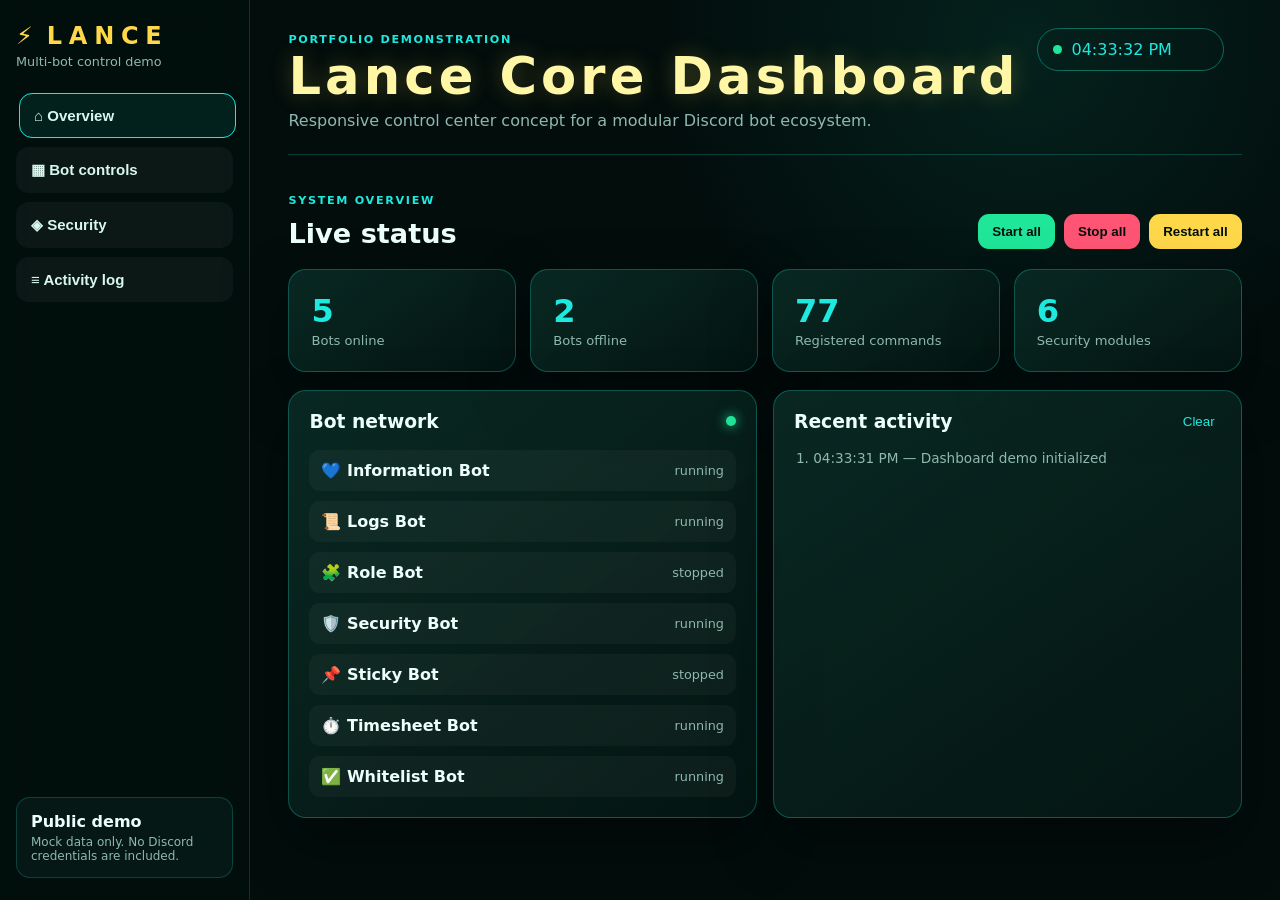
<file: discord-multibot-dashboard-demo/index.html>
<!doctype html>
<html lang="en">
<head>
  <meta charset="utf-8">
  <meta name="viewport" content="width=device-width, initial-scale=1">
  <meta name="description" content="Responsive Discord multi-bot dashboard portfolio demonstration by Lance Albert D. Aganon.">
  <title>Lance Core Dashboard Demo</title>
  <link rel="stylesheet" href="assets/styles.css">
</head>
<body>
  <div class="app-shell">
    <aside class="sidebar" id="sidebar">
      <a class="brand" href="#" aria-label="Dashboard home"><span class="brand-mark">⚡</span><span>LANCE</span></a>
      <p class="brand-caption">Multi-bot control demo</p>
      <nav aria-label="Dashboard sections">
        <button class="nav-link active" data-view="overview">⌂ <span>Overview</span></button>
        <button class="nav-link" data-view="bots">▦ <span>Bot controls</span></button>
        <button class="nav-link" data-view="security">◈ <span>Security</span></button>
        <button class="nav-link" data-view="logs">≡ <span>Activity log</span></button>
      </nav>
      <div class="sidebar-note">
        <strong>Public demo</strong>
        <span>Mock data only. No Discord credentials are included.</span>
      </div>
    </aside>

    <main class="main-content">
      <header class="topbar">
        <button class="menu-toggle" id="menuToggle" aria-label="Toggle menu">☰</button>
        <div>
          <p class="eyebrow">PORTFOLIO DEMONSTRATION</p>
          <h1>Lance Core Dashboard</h1>
          <p>Responsive control center concept for a modular Discord bot ecosystem.</p>
        </div>
        <div class="system-pill"><span class="pulse"></span><span id="clock">Online</span></div>
      </header>

      <section class="view active" id="overview" aria-labelledby="overviewTitle">
        <div class="section-heading">
          <div><p class="eyebrow">SYSTEM OVERVIEW</p><h2 id="overviewTitle">Live status</h2></div>
          <div class="global-actions">
            <button class="button success" data-global="start">Start all</button>
            <button class="button danger" data-global="stop">Stop all</button>
            <button class="button warning" data-global="restart">Restart all</button>
          </div>
        </div>
        <div class="stats-grid" id="statsGrid"></div>
        <div class="panel-grid">
          <article class="panel glass-card">
            <div class="panel-title"><h3>Bot network</h3><span class="status-dot online"></span></div>
            <div class="mini-list" id="miniBotList"></div>
          </article>
          <article class="panel glass-card">
            <div class="panel-title"><h3>Recent activity</h3><button class="text-button" id="clearLog">Clear</button></div>
            <ol class="activity-list" id="activityList"></ol>
          </article>
        </div>
      </section>

      <section class="view" id="bots" aria-labelledby="botsTitle">
        <div class="section-heading"><div><p class="eyebrow">PROCESS MANAGEMENT</p><h2 id="botsTitle">Individual bot controls</h2></div></div>
        <div class="bot-grid" id="botGrid"></div>
      </section>

      <section class="view" id="security" aria-labelledby="securityTitle">
        <div class="section-heading"><div><p class="eyebrow">PROTECTION MODULES</p><h2 id="securityTitle">Security switches</h2></div></div>
        <div class="security-grid" id="securityGrid"></div>
      </section>

      <section class="view" id="logs" aria-labelledby="logsTitle">
        <div class="section-heading"><div><p class="eyebrow">AUDIT TRAIL</p><h2 id="logsTitle">Activity log</h2></div><button class="button secondary" id="exportLog">Export log</button></div>
        <div class="log-console" id="logConsole" role="log" aria-live="polite"></div>
      </section>
    </main>
  </div>
  <script src="assets/app.js"></script>
</body>
</html>
</file>
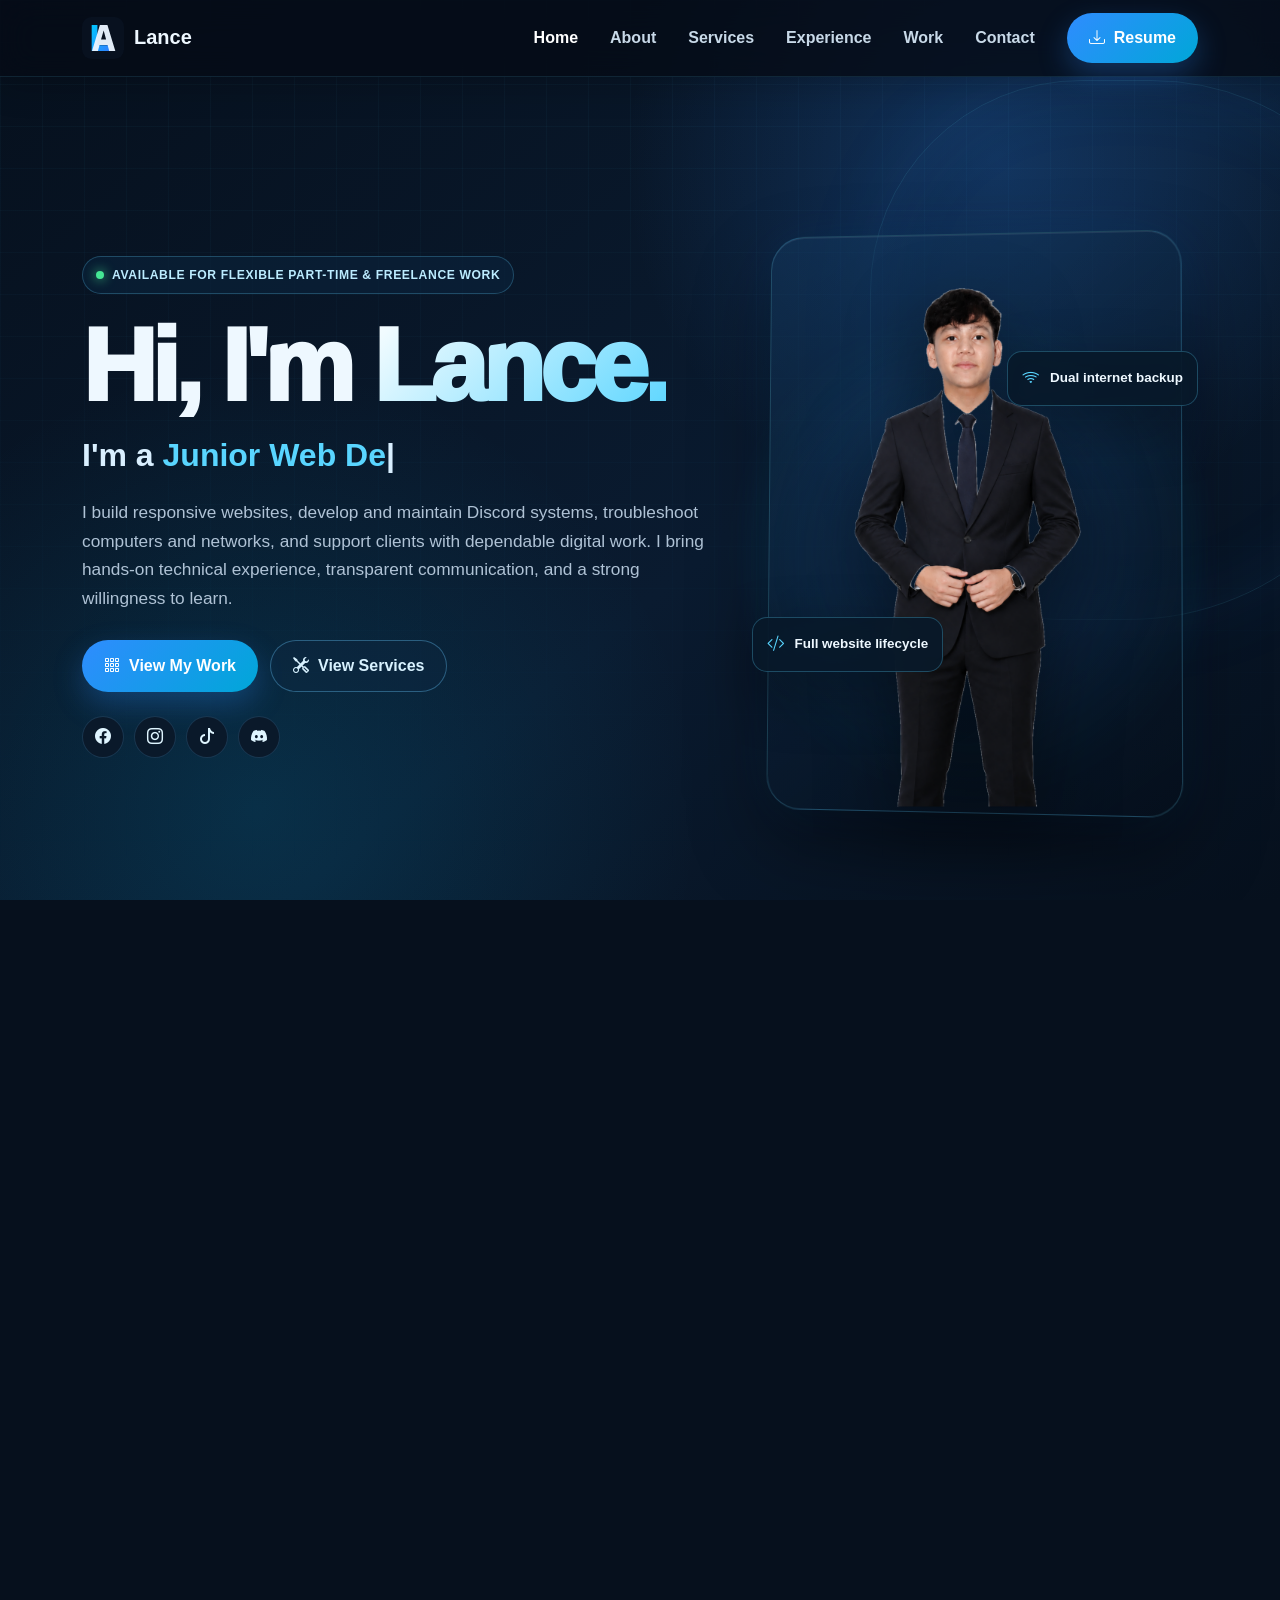
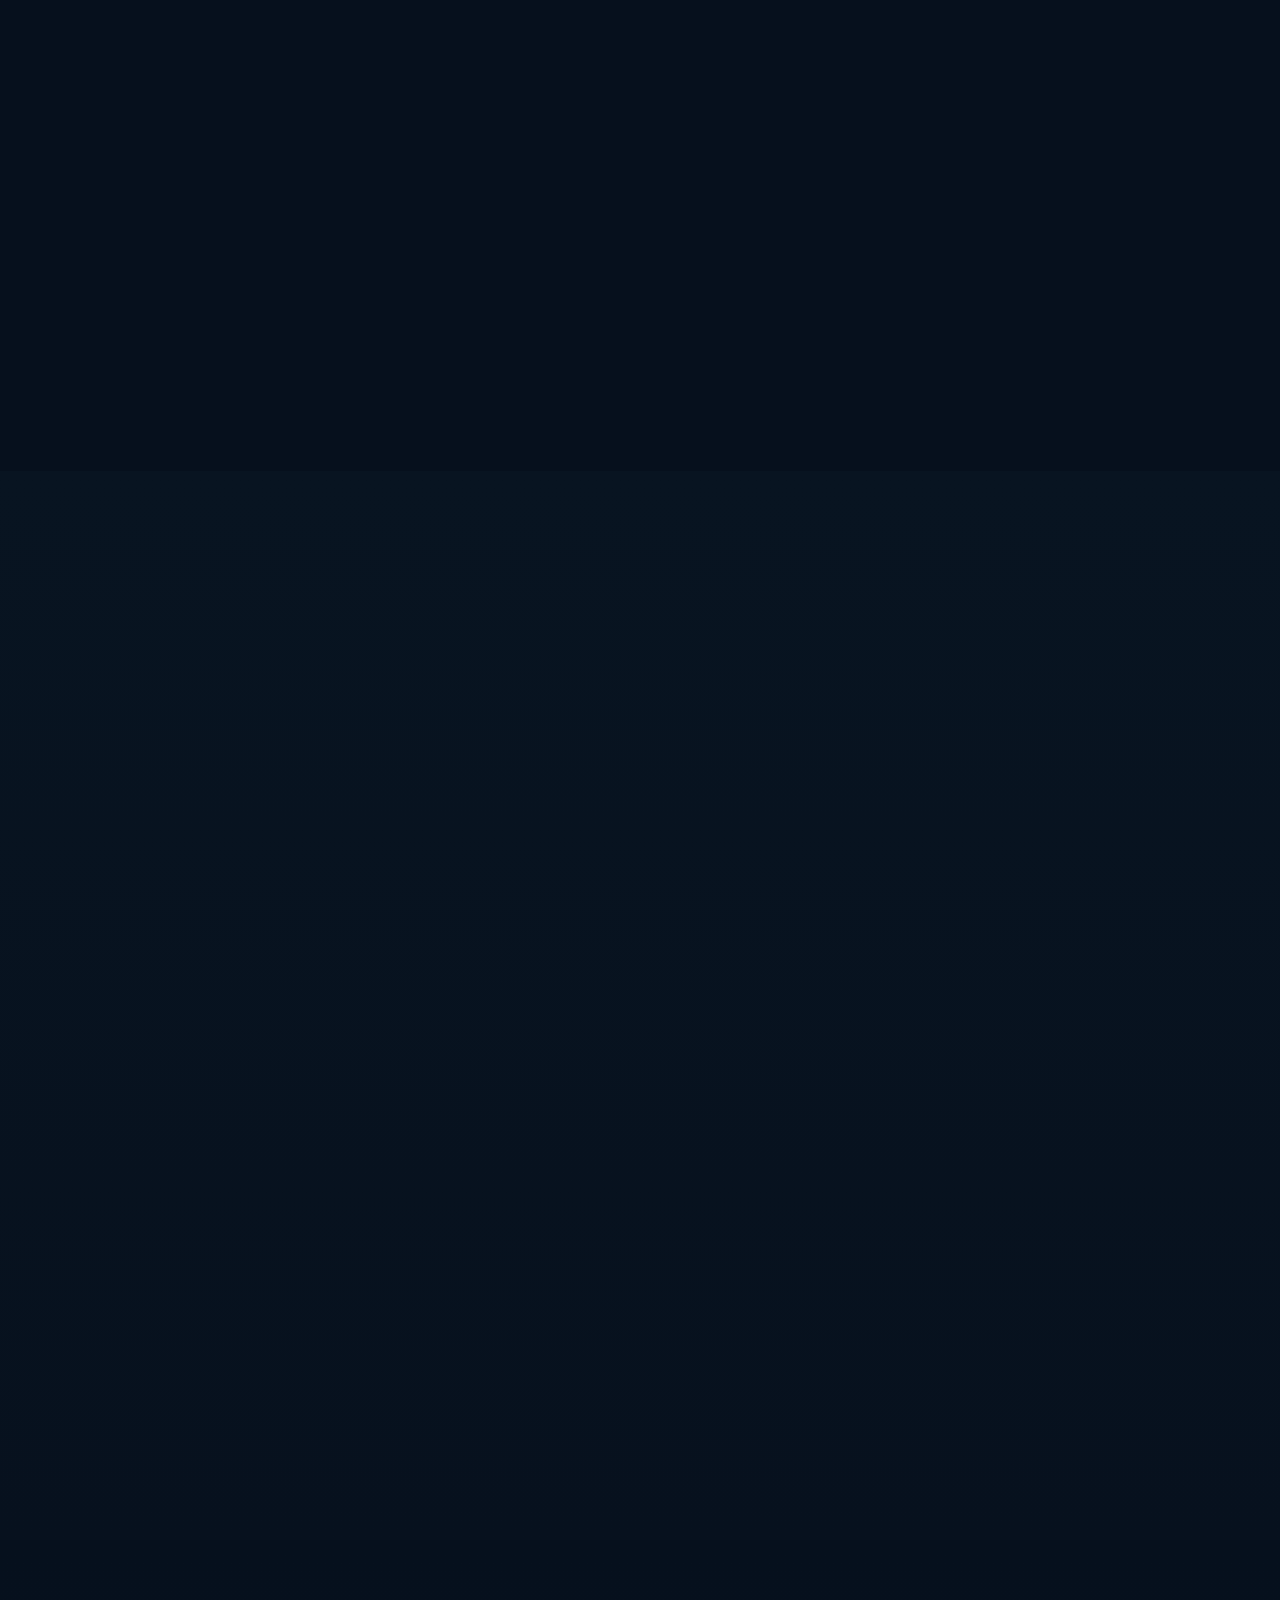
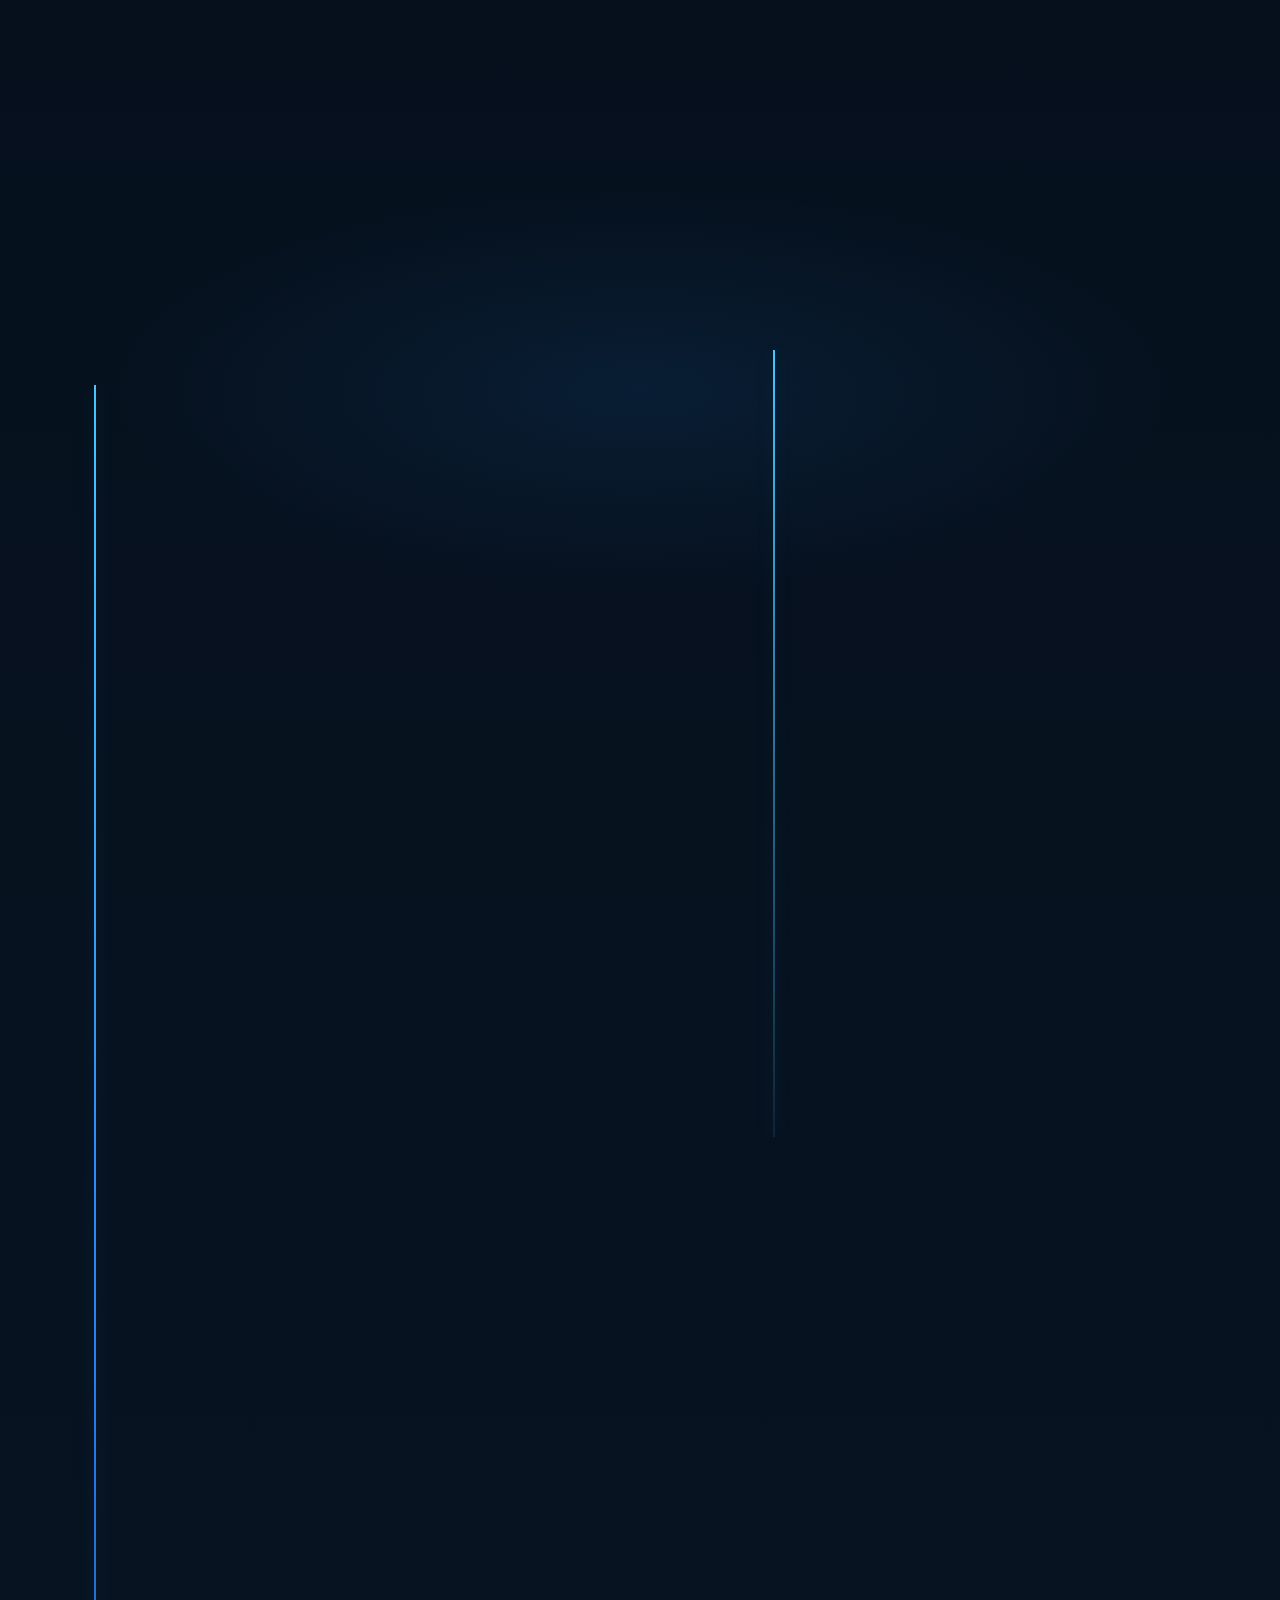
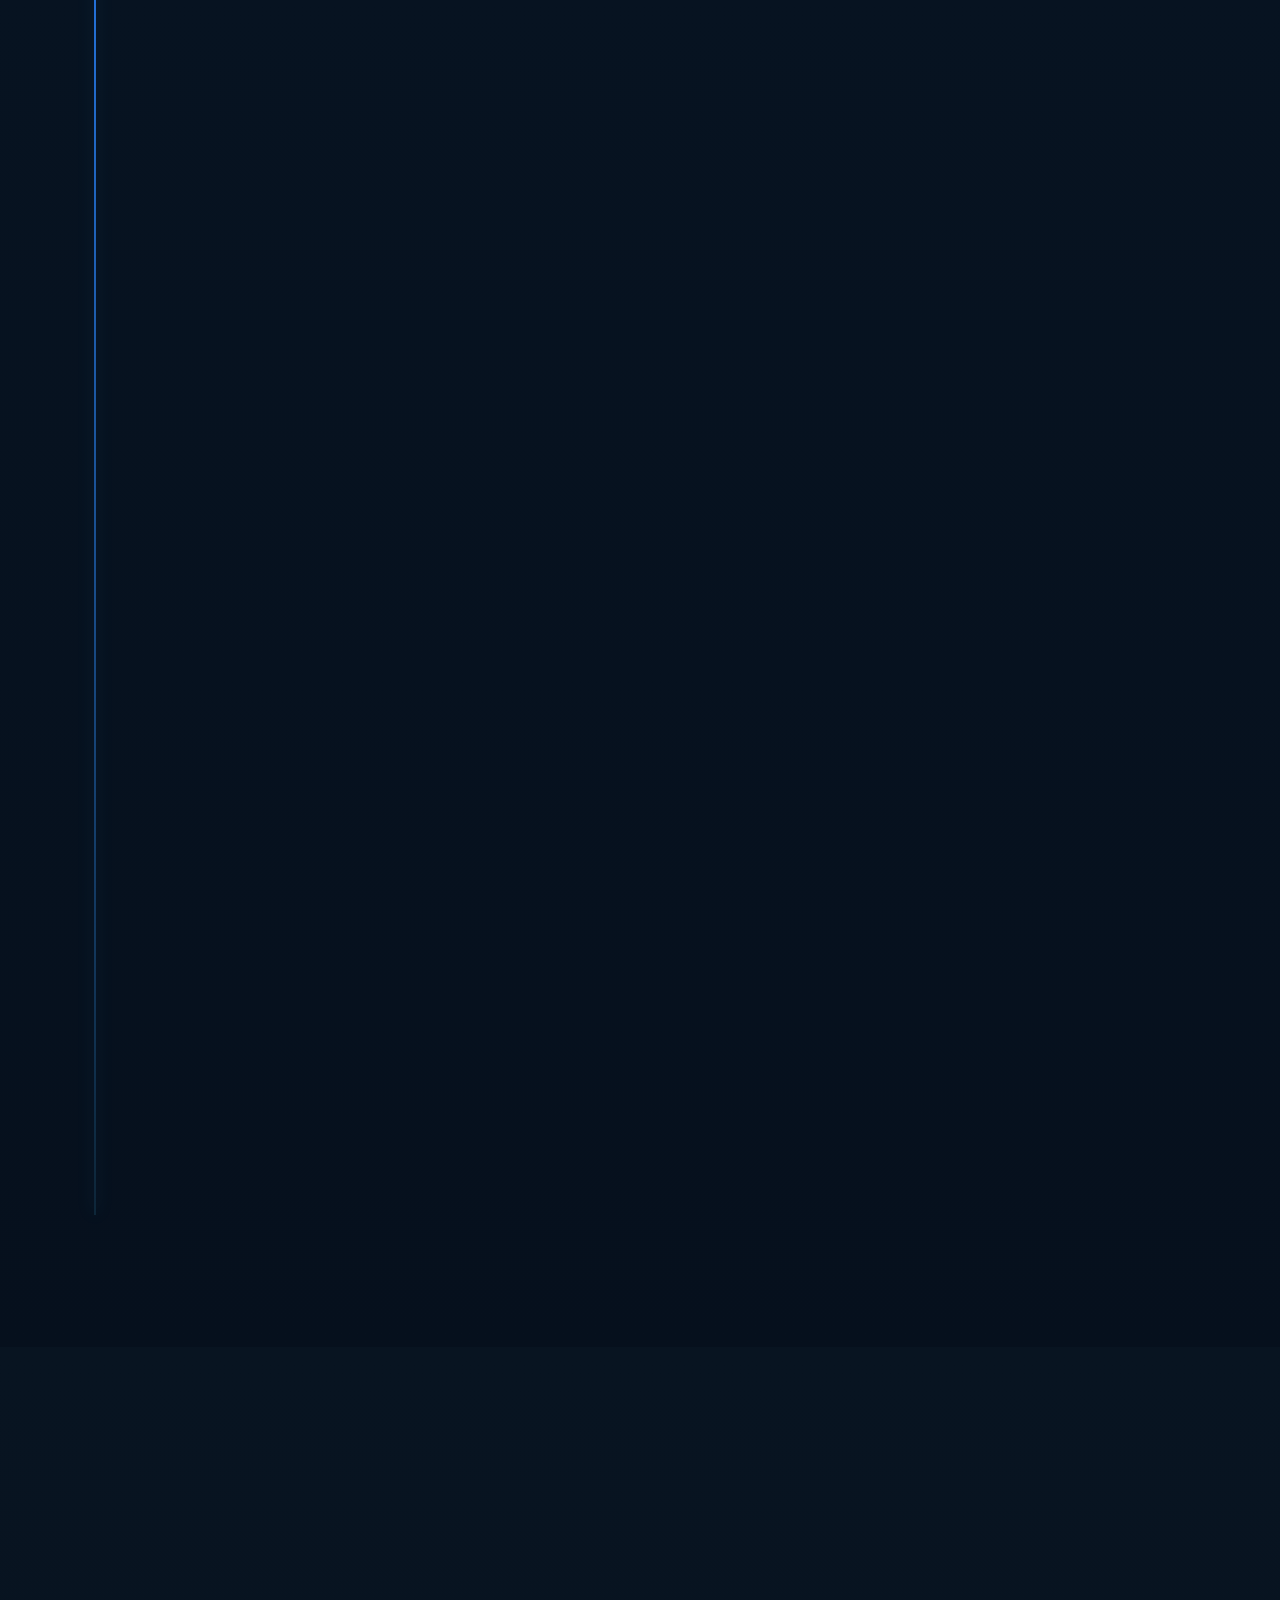
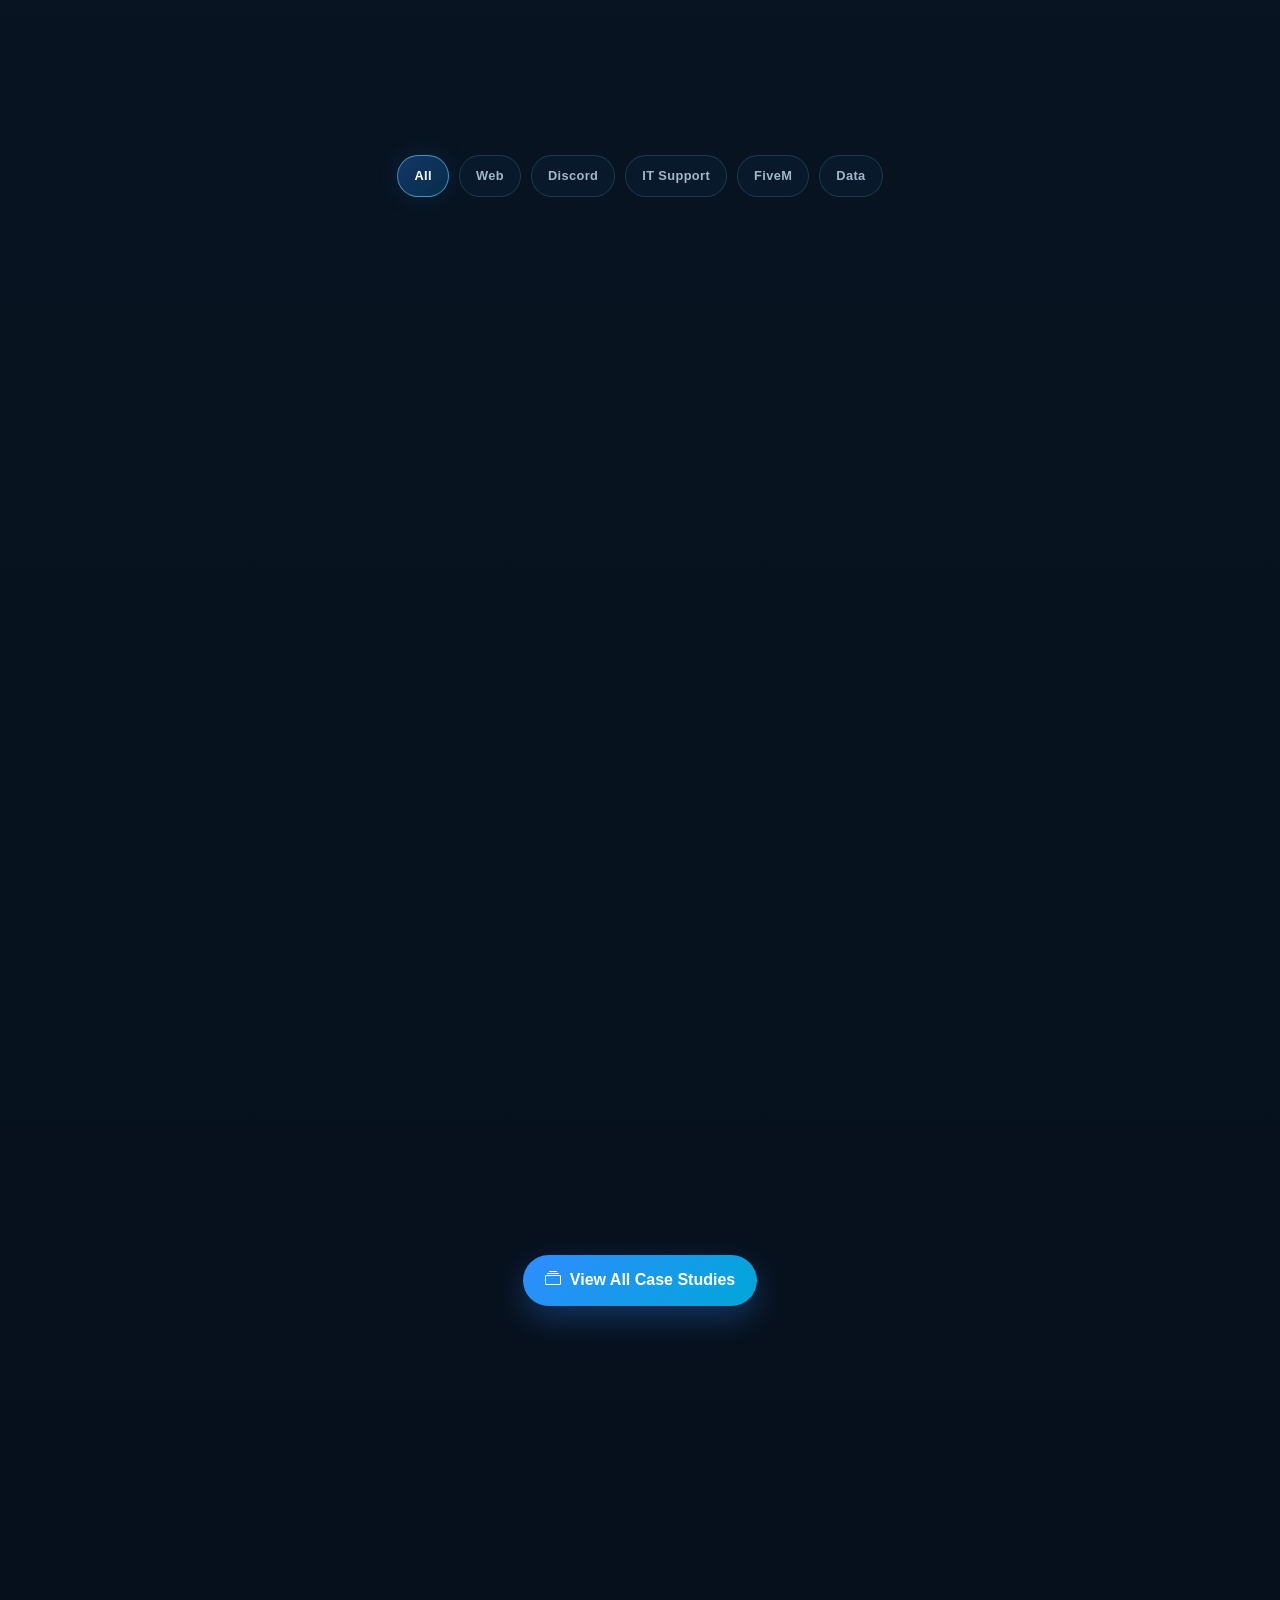
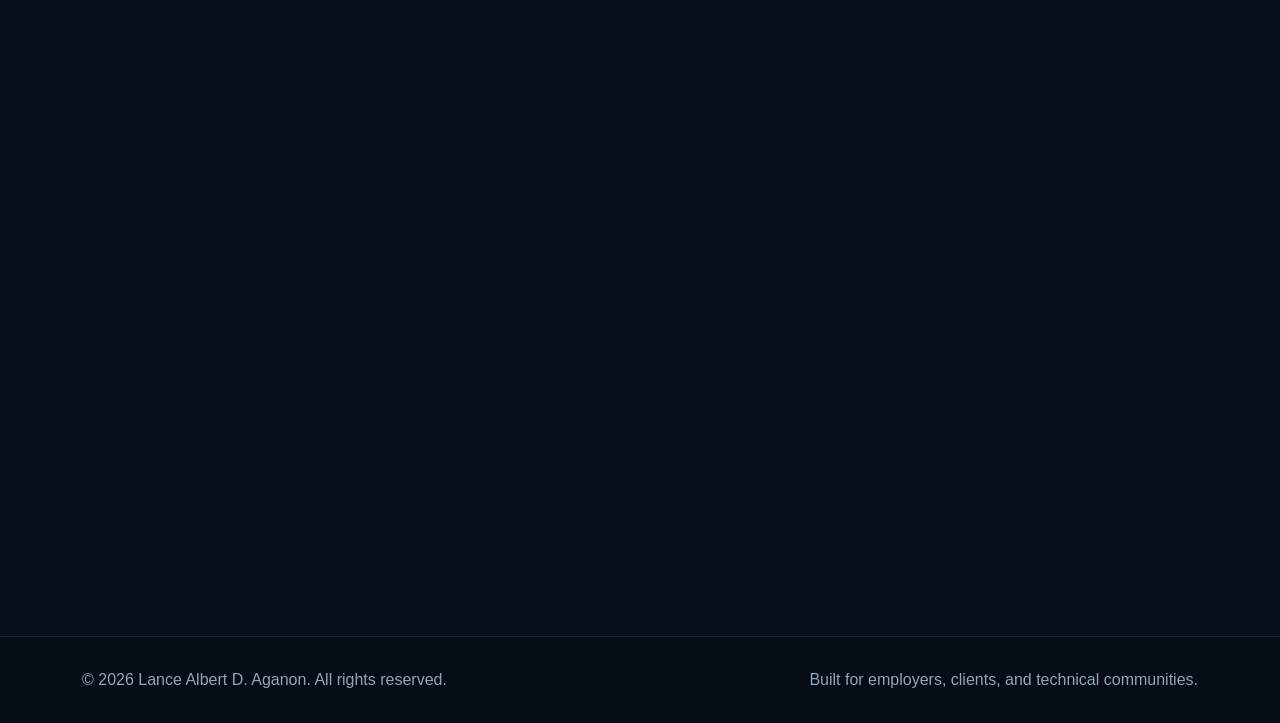
<file: lance-portfolio/index.html>
<!DOCTYPE html>

<html lang="en">
<head>
<meta charset="utf-8"/><meta content="width=device-width,initial-scale=1" name="viewport"/>
<title>Lance Albert D. Aganon | Junior Web Developer, IT Support &amp; Digital Assistant</title>
<meta content="Portfolio of Lance Albert D. Aganon, a junior web developer, IT support technician, digital assistant, Discord bot developer, and technology freelancer in Bulacan, Philippines." name="description"/>
<meta content="Lance Albert D. Aganon" name="author"/><meta content="#06101d" name="theme-color"/>
<meta content="Lance Albert D. Aganon | Technical Portfolio" property="og:title"/><meta content="Web development, IT support, Discord systems, database practice, FiveM assets, and digital assistance." property="og:description"/><meta content="website" property="og:type"/>
<link href="assets/img/favicon.svg" rel="icon" type="image/svg+xml"/><link href="assets/vendor/bootstrap/css/bootstrap.min.css" rel="stylesheet"/><link href="assets/vendor/bootstrap-icons/bootstrap-icons.min.css" rel="stylesheet"/><link href="assets/vendor/aos/aos.css" rel="stylesheet"/><link href="assets/vendor/glightbox/css/glightbox.min.css" rel="stylesheet"/><link href="assets/css/site.css?v=20260713-3dhover" rel="stylesheet"/>
<script type="application/ld+json">{"@context":"https://schema.org","@type":"Person","name":"Lance Albert D. Aganon","jobTitle":"Junior Web Developer and IT Support Technician","address":{"@type":"PostalAddress","addressRegion":"Bulacan","addressCountry":"PH"},"email":"mailto:lancealbert.aganon@gmail.com","sameAs":["https://www.facebook.com/LanceD0mingo/","https://www.instagram.com/lance.doming0/","https://www.tiktok.com/@lance_doming0"]}</script>
</head>
<body><div aria-hidden="true" id="page-preloader"><div class="preloader-inner"><img alt="" src="assets/img/lance-logo.svg"/><div class="preloader-bar"></div></div></div><div aria-hidden="true" id="scroll-progress"></div>
<canvas aria-hidden="true" id="ambient-canvas"></canvas><div aria-hidden="true" class="cursor-glow"></div><a class="skip-link" href="#main">Skip to content</a>
<header class="site-header"><nav class="navbar navbar-expand-lg navbar-dark"><div class="container"><a class="brand" href="#home"><img alt="Lance logo" decoding="async" loading="lazy" src="assets/img/lance-logo.svg"/><span>Lance</span></a><button class="navbar-toggler" data-bs-target="#nav" data-bs-toggle="collapse" type="button"><span class="navbar-toggler-icon"></span></button><div class="collapse navbar-collapse" id="nav"><ul class="navbar-nav ms-auto align-items-lg-center"><li class="nav-item"><a class="nav-link active" href="#home">Home</a></li><li class="nav-item"><a class="nav-link" href="#about">About</a></li><li class="nav-item"><a class="nav-link" href="#services">Services</a></li><li class="nav-item"><a class="nav-link" href="#experience">Experience</a></li><li class="nav-item"><a class="nav-link" href="#work">Work</a></li><li class="nav-item"><a class="nav-link" href="#contact">Contact</a></li></ul><a class="btn-main ms-lg-3 header-resume" download="" href="assets/files/Lance_Albert_Aganon_Visual_Resume.pdf"><i class="bi bi-download"></i> Resume</a></div></div></nav></header>
<main id="main">
<section class="hero" id="home"><div class="container"><div class="row align-items-center gy-4"><div class="col-lg-7" data-aos="fade-right" data-aos-duration="750"><div class="availability"><span class="dot"></span> AVAILABLE FOR FLEXIBLE PART-TIME &amp; FREELANCE WORK</div><h1>Hi, I'm <span>Lance.</span></h1><p class="hero-role">I'm a <span class="type-target typed" data-typed-items="Junior Web Developer,IT Support Technician,Digital Assistant,Discord Bot Developer,FiveM / Roblox Developer">Junior Web Developer</span></p><p class="hero-copy">I build responsive websites, develop and maintain Discord systems, troubleshoot computers and networks, and support clients with dependable digital work. I bring hands-on technical experience, transparent communication, and a strong willingness to learn.</p><div class="hero-actions"><a class="btn-main" href="#work"><i class="bi bi-grid-3x3-gap"></i> View My Work</a><a class="btn-ghost" href="#services"><i class="bi bi-tools"></i> View Services</a></div><div class="hero-social"><a aria-label="Facebook" href="https://www.facebook.com/LanceD0mingo/" rel="noopener" target="_blank"><i class="bi bi-facebook"></i></a><a aria-label="Instagram" href="https://www.instagram.com/lance.doming0/" rel="noopener" target="_blank"><i class="bi bi-instagram"></i></a><a aria-label="TikTok" href="https://www.tiktok.com/@lance_doming0" rel="noopener" target="_blank"><i class="bi bi-tiktok"></i></a><a aria-label="Discord username lance3333" href="#contact" title="Discord: lance3333"><i class="bi bi-discord"></i></a></div></div><div class="col-lg-5" data-aos="zoom-in-left" data-aos-delay="120" data-aos-duration="850"><div class="hero-photo-stage"><img alt="Lance Albert D. Aganon wearing a professional suit and tie" class="hero-photo" decoding="async" fetchpriority="high" src="assets/img/profile/lance-hero.png"/><div class="float-card float-a"><i class="bi bi-code-slash"></i> Full website lifecycle</div><div class="float-card float-b"><i class="bi bi-wifi"></i> Dual internet backup</div></div></div></div></div></section>
<div class="stats-strip"><div class="container" data-aos="fade-up" data-aos-delay="80"><div class="stats-box"><div class="row"><div class="col-6 col-lg-3 stat"><strong>248+</strong><span>Clients &amp; community customers served since 2022</span></div><div class="col-6 col-lg-3 stat"><strong>5+</strong><span>Active technical service areas</span></div><div class="col-6 col-lg-3 stat"><strong>2019</strong><span>Hands-on PC repair experience began</span></div><div class="col-6 col-lg-3 stat"><strong>2</strong><span>Internet connections for remote reliability</span></div></div></div></div></div>
<section class="section" id="about"><div class="container"><div class="row align-items-center gy-5"><div class="col-lg-5" data-aos="zoom-in-right" data-aos-duration="750"><div class="about-photo"><img alt="Portrait of Lance Albert D. Aganon" decoding="async" loading="lazy" src="assets/img/profile/lance-about.png"/></div></div><div class="col-lg-7 about-copy" data-aos="fade-left" data-aos-delay="110"><span class="section-label"><i class="bi bi-person"></i> About me</span><h3>Technical, creative, and client-focused.</h3><p>I am an Information Technology student at STI College of San Jose Del Monte and an independent freelancer with practical experience in website development, IT support, computer maintenance, Discord bot systems, SQL databases, FiveM and Roblox assets, and graphic design.</p><p>My freelance work has mainly come from Discord, gaming communities, referrals, and friends. Clients value my fast updates, transparent progress, reasonable pricing, patience with revisions, and focus on delivering what was requested. I am now expanding into entry-level Digital Assistant and Virtual Assistant work where I can apply my strengths in email management, research, data entry, reports, spreadsheets, file organization, website updates, and customer chat support.</p><div class="info-grid"><div class="info-card"><i class="bi bi-geo-alt"></i><div><small>Location</small><strong>Bulacan, Philippines</strong></div></div><div class="info-card"><i class="bi bi-mortarboard"></i><div><small>Education</small><strong>BS Information Technology, 2024-2028</strong></div></div><div class="info-card"><i class="bi bi-clock"></i><div><small>Availability</small><strong>Flexible student schedule</strong></div></div><div class="info-card"><i class="bi bi-translate"></i><div><small>Languages</small><strong>Tagalog (Native), English (Intermediate)</strong></div></div></div><div class="skill-tags"><span>HTML</span><span>CSS</span><span>JavaScript</span><span>Node.js</span><span>SQL</span><span>HeidiSQL</span><span>XAMPP</span><span>PC Diagnostics</span><span>Excel</span><span>Photoshop</span></div></div></div></div></section>
<section class="section section-alt" id="services"><div class="container"><div class="section-title" data-aos="fade-up" data-aos-duration="650"><span class="section-label"><i class="bi bi-tools"></i> Services</span><h2>Practical support across development, IT, and digital work.</h2><p>Services are tailored to the project. Pricing is provided through a custom quotation after reviewing the requirements.</p></div><div class="row g-4">
<div class="col-md-6 col-lg-4" data-aos="fade-up" data-aos-delay="0" data-aos-duration="650"><article class="service-card"><div class="service-icon"><i class="bi bi-window"></i></div><h3>Website Development</h3><p>Responsive websites, landing pages, contact forms, dashboards, login systems, galleries, admin panels, deployment, hosting setup, optimization, and troubleshooting.</p></article></div>
<div class="col-md-6 col-lg-4" data-aos="fade-up" data-aos-delay="90" data-aos-duration="650"><article class="service-card"><div class="service-icon"><i class="bi bi-pc-display"></i></div><h3>IT Support &amp; PC Repair</h3><p>PC assembly, cleaning, component replacement, Windows and driver installation, malware and bloatware removal, performance optimization, and hardware troubleshooting.</p></article></div>
<div class="col-md-6 col-lg-4" data-aos="fade-up" data-aos-delay="180" data-aos-duration="650"><article class="service-card"><div class="service-icon"><i class="bi bi-discord"></i></div><h3>Discord Bot Development</h3><p>Custom bots, slash commands, ticket and whitelist systems, role management, logging, dashboards, database connections, hosting, dependency updates, and maintenance.</p></article></div>
<div class="col-md-6 col-lg-4" data-aos="fade-up" data-aos-delay="0" data-aos-duration="650"><article class="service-card"><div class="service-icon"><i class="bi bi-headset"></i></div><h3>Digital Assistance</h3><p>Email management, data entry, online research, file organization, spreadsheet updates, document formatting, client updates, customer chat support, and website updates.</p></article></div>
<div class="col-md-6 col-lg-4" data-aos="fade-up" data-aos-delay="90" data-aos-duration="650"><article class="service-card"><div class="service-icon"><i class="bi bi-database"></i></div><h3>Database &amp; Reporting Support</h3><p>SQL table creation, record editing, queries, imports and exports, database connections, troubleshooting, automated Excel calculations, dashboards, charts, and summaries.</p></article></div>
<div class="col-md-6 col-lg-4" data-aos="fade-up" data-aos-delay="180" data-aos-duration="650"><article class="service-card"><div class="service-icon"><i class="bi bi-controller"></i></div><h3>FiveM, Roblox &amp; Creative Assets</h3><p>Vehicle liveries, clothing textures, vehicle metadata, sounds and tuning, YTD/YDR editing, custom clouds, Roblox vehicle textures, logos, banners, and promotional visuals.</p></article></div></div></div></section>
<section class="section experience-section resume-timeline-section" id="experience">
<div class="container">
<div class="section-title experience-heading" data-aos="fade-up" data-aos-duration="850">
<span class="section-label"><i class="bi bi-briefcase"></i> Experience &amp; Education</span>
<h2>Freelance &amp; Technical Journey</h2>
<p>Independent freelance work, paid technical services, academic projects, and continuous hands-on learning.</p>
</div>
<div class="row g-5 align-items-start resume-timeline-layout">
<div class="col-lg-7">
<div class="journey-column">
<div class="journey-column-heading" data-aos="fade-right" data-aos-duration="800">
<span class="journey-badge">Experience</span>
<h3>Practical work across technology and digital services</h3>
</div>
<div class="career-timeline">
<div class="career-item" data-aos="fade-right" data-aos-delay="0" data-aos-duration="850" data-scroll-reveal="left">
<span class="career-node"><i class="bi bi-window-stack"></i></span>
<article class="experience-card featured" data-accent="web">
<div class="experience-top"><div class="experience-icon"><i class="bi bi-code-square"></i></div><span class="date">2021 - Present</span></div>
<h3>Freelance Web Developer</h3>
<div class="org">Independent · School, personal, community, and client projects</div>
<ul>
<li>Plan, design, develop, test, deploy, optimize, and maintain responsive websites from start to finish.</li>
<li>Build contact forms, authentication flows, dashboards, databases, admin panels, booking interfaces, galleries, APIs, and user-management features.</li>
<li>Handle client revisions, hosting, domain configuration, speed improvements, troubleshooting, maintenance, and transparent progress updates.</li>
</ul>
<div class="experience-tags"><span>HTML</span><span>CSS</span><span>JavaScript</span><span>Node.js</span><span>SQL</span></div>
</article>
</div>
<div class="career-item" data-aos="fade-right" data-aos-delay="70" data-aos-duration="850" data-scroll-reveal="left">
<span class="career-node"><i class="bi bi-pc-display-horizontal"></i></span>
<article class="experience-card featured" data-accent="it">
<div class="experience-top"><div class="experience-icon"><i class="bi bi-pc-display"></i></div><span class="date">2019 - Present</span></div>
<h3>Computer Technician &amp; IT Support</h3>
<div class="org">Independent technical service · Personal, school, and paid repair work</div>
<ul>
<li>Assemble and troubleshoot desktop computers, replace components, install Windows, drivers, and software, and restore slow or unstable systems.</li>
<li>Perform component cleaning, malware and bloatware removal, storage and temperature diagnostics, plus CPU/GPU thermal paste and thermal pad replacement.</li>
<li>Configure routers, Wi-Fi, IP/DNS settings, port forwarding, LAN connections, device networking, and cable crimping and testing.</li>
</ul>
<div class="experience-tags"><span>Windows</span><span>Hardware</span><span>Networking</span><span>Diagnostics</span></div>
</article>
</div>
<div class="career-item" data-aos="fade-right" data-aos-delay="140" data-aos-duration="850" data-scroll-reveal="left">
<span class="career-node"><i class="bi bi-discord"></i></span>
<article class="experience-card" data-accent="bot">
<div class="experience-top"><div class="experience-icon"><i class="bi bi-discord"></i></div><span class="date">2025 - Present</span></div>
<h3>Discord Bot Developer</h3>
<div class="org">Discord servers and gaming communities</div>
<ul>
<li>Build and repair custom bots with slash commands, whitelist, ticket, role, logging, security, sticky-message, timesheet, music, and information features.</li>
<li>Create web dashboards and multi-bot control systems for configuration, monitoring, deployment, and server lockdown tools.</li>
<li>Connect databases, configure hosting, update dependencies, diagnose runtime errors, and optimize CPU, memory, and response performance.</li>
</ul>
<div class="experience-tags"><span>Node.js</span><span>Discord.js</span><span>Dashboards</span><span>Databases</span></div>
</article>
</div>
<div class="career-item" data-aos="fade-right" data-aos-delay="0" data-aos-duration="850" data-scroll-reveal="left">
<span class="career-node"><i class="bi bi-kanban"></i></span>
<article class="experience-card" data-accent="support">
<div class="experience-top"><div class="experience-icon"><i class="bi bi-headset"></i></div><span class="date">2022 - Present</span></div>
<h3>Freelance Client &amp; Digital Support</h3>
<div class="org">Applied across independent projects and customer work</div>
<ul>
<li>Communicate with clients, collect requirements, provide fast progress updates, organize project files, and coordinate revisions until delivery.</li>
<li>Handle online research, data entry, spreadsheet updates, document formatting, reports, customer chat support, and website content updates.</li>
<li>Maintain transparent pricing and project-status communication while focusing on accurate, practical, and client-requested results.</li>
</ul>
<div class="experience-tags"><span>Client Support</span><span>Data Entry</span><span>Research</span><span>Excel</span></div>
</article>
</div>
<div class="career-item" data-aos="fade-right" data-aos-delay="70" data-aos-duration="850" data-scroll-reveal="left">
<span class="career-node"><i class="bi bi-controller"></i></span>
<article class="experience-card" data-accent="game">
<div class="experience-top"><div class="experience-icon"><i class="bi bi-controller"></i></div><span class="date">2021 - Present</span></div>
<h3>FiveM &amp; Roblox Asset Developer</h3>
<div class="org">Gaming communities and freelance customers</div>
<ul>
<li>Create FiveM vehicle liveries, clothing textures, custom vehicle sounds, tuning, metadata, YTD/YDR edits, custom clouds, and optimized asset packs.</li>
<li>Develop coordinated police, EMS, tactical, civilian, and branded vehicle collections based on server or customer specifications.</li>
<li>Design Roblox jeepney and vehicle textures, prepare preview visuals, troubleshoot asset issues, and revise designs based on feedback.</li>
</ul>
<div class="experience-tags"><span>FiveM</span><span>Roblox</span><span>Textures</span><span>Optimization</span></div>
</article>
</div>
<div class="career-item" data-aos="fade-right" data-aos-delay="140" data-aos-duration="850" data-scroll-reveal="left">
<span class="career-node"><i class="bi bi-palette2"></i></span>
<article class="experience-card" data-accent="design">
<div class="experience-top"><div class="experience-icon"><i class="bi bi-palette2"></i></div><span class="date">2020 - Present</span></div>
<h3>Freelance Graphic Designer</h3>
<div class="org">Independent creative services</div>
<ul>
<li>Create logos, posters, banners, website visuals, product images, branding materials, clothing textures, vehicle liveries, and promotional graphics.</li>
<li>Perform photo editing, background removal, image enhancement, layout design, and client-requested revisions using Photoshop and Canva.</li>
<li>Produce simple promotional montages, transitions, product showcases, and music-synced edits using CapCut and Canva.</li>
</ul>
<div class="experience-tags"><span>Photoshop</span><span>Canva</span><span>CapCut</span><span>Branding</span></div>
</article>
</div>
</div>
</div>
</div>
<div class="col-lg-5">
<aside class="education-column">
<div class="journey-column-heading" data-aos="fade-left" data-aos-duration="800">
<span class="journey-badge">Education</span>
<h3>Academic Background</h3>
</div>
<div class="education-timeline-restored">
<div class="education-item" data-aos="fade-left" data-aos-delay="0" data-aos-duration="850" data-scroll-reveal="right">
<span class="education-node"><i class="bi bi-mortarboard-fill"></i></span>
<article class="education-card">
<div class="education-meta"><span class="year-range">2024 - 2028</span><span class="degree-level">In Progress</span></div>
<h4>Bachelor of Science in Information Technology</h4>
<p class="institution">STI College of San Jose Del Monte</p>
<p>Developing skills in programming, databases, networking, web systems, mobile applications, hardware, troubleshooting, and team-based technology projects.</p>
</article>
</div>
<div class="education-item" data-aos="fade-left" data-aos-delay="90" data-aos-duration="850" data-scroll-reveal="right">
<span class="education-node"><i class="bi bi-code-square"></i></span>
<article class="education-card">
<div class="education-meta"><span class="year-range">2022 - 2024</span><span class="degree-level">Completed</span></div>
<h4>Senior High School - Mobile App &amp; Web Development</h4>
<p class="institution">STI College of San Jose Del Monte</p>
<p>Studied HTML, CSS, JavaScript, Java, SQL, network technology, research, and practical software development.</p>
</article>
</div>
<div class="education-item" data-aos="fade-left" data-aos-delay="180" data-aos-duration="850" data-scroll-reveal="right">
<span class="education-node"><i class="bi bi-book"></i></span>
<article class="education-card">
<div class="education-meta"><span class="year-range">Relevant</span><span class="degree-level">Coursework</span></div>
<h4>Technical &amp; Academic Foundations</h4>
<div class="coursework-list">
<div><strong>Programming &amp; Web Development</strong><span>HTML · CSS · JS · Java</span></div>
<div><strong>Database &amp; Network Technology</strong><span>SQL · LAN · Routers</span></div>
<div><strong>Research &amp; Civic Education</strong><span>PR1 · PR2 · NSTP</span></div>
</div>
</article>
</div>
</div>
<article class="tool-cloud restored-tool-cloud" data-aos="zoom-in" data-aos-delay="110" data-aos-duration="800" data-scroll-reveal="right">
<h4><i class="bi bi-tools"></i> Tools &amp; Platforms</h4>
<div class="tool-tags"><span>Adobe Dreamweaver</span><span>Photoshop</span><span>Canva</span><span>CapCut</span><span>HeidiSQL</span><span>XAMPP</span><span>Excel</span><span>Word</span><span>PowerPoint</span><span>Google Drive</span><span>Gmail</span><span>Windows Tools</span></div>
</article>
<article class="education-card availability-timeline-card" data-aos="zoom-in" data-aos-delay="180" data-aos-duration="800" data-scroll-reveal="right">
<div class="education-meta"><span class="year-range"><i class="bi bi-calendar-check"></i> Availability</span><span class="degree-level">Flexible</span></div>
<h4>Part-time student schedule</h4>
<p><strong>Monday-Friday:</strong> 6:00 PM-1:00 AM PHT</p>
<p><strong>Saturday-Sunday:</strong> 6:00 AM-11:00 PM PHT</p>
<p class="mb-0">Open to remote, freelance, part-time, project-based, and suitable onsite opportunities around my school schedule.</p>
</article>
</aside>
</div>
</div>
</div>
</section>
<section class="section section-alt" id="work"><div class="container"><div class="section-title" data-aos="fade-up" data-aos-duration="650"><span class="section-label"><i class="bi bi-grid-3x3-gap"></i> Selected work</span><h2>Selected projects that show how I design, build, troubleshoot, and deliver.</h2><p>Explore website builds, Discord systems, hands-on IT work, FiveM assets, and a functional SQL reporting demonstration.</p></div><div class="isotope-layout" data-default-filter="*" data-layout="fitRows" data-sort="original-order"><ul class="portfolio-filters isotope-filters"><li class="filter-active" data-filter="*">All</li><li data-filter=".filter-web">Web</li><li data-filter=".filter-bots">Discord</li><li data-filter=".filter-it">IT Support</li><li data-filter=".filter-game">FiveM</li><li data-filter=".filter-data">Data</li></ul><div class="row g-4">
<div class="col-md-6 col-lg-4 isotope-item filter-web"><div class="project-motion" data-aos="fade-up" data-aos-delay="0" data-aos-duration="650"><article class="project-card"><div class="project-media"><a class="glightbox project-lightbox" data-gallery="portfolio" data-title="Web Development Collection" href="assets/img/projects/web-collection.webp"><img alt="Collection of websites developed by Lance" decoding="async" loading="lazy" src="assets/img/projects/web-collection.webp"/></a></div><div class="project-body"><div class="project-type">Website projects · School, personal &amp; community work</div><h3>Web Development Collection</h3><p>Five website examples covering gaming communities, business, fitness, e-commerce, and personal branding.</p><div class="project-tags"><span>HTML</span><span>CSS</span><span>JavaScript</span><span>Responsive UI</span></div><a class="project-link" href="projects.html#web-collection">View case study <i class="bi bi-arrow-right"></i></a></div></article></div></div>
<div class="col-md-6 col-lg-4 isotope-item filter-bots"><div class="project-motion" data-aos="fade-up" data-aos-delay="85" data-aos-duration="650"><article class="project-card"><div class="project-media"><a class="glightbox project-lightbox" data-gallery="portfolio" data-title="Discord Multi-Bot Control Center" href="assets/img/projects/discord-suite.webp"><img alt="Discord multi-bot dashboard screenshots" decoding="async" loading="lazy" src="assets/img/projects/discord-suite.webp"/></a></div><div class="project-body"><div class="project-type">Working Discord system · Dashboard screenshots</div><h3>Discord Multi-Bot Control Center</h3><p>A dashboard for controlling, monitoring, configuring, and documenting a network of community bots.</p><div class="project-tags"><span>Node.js</span><span>Discord</span><span>Dashboard</span><span>Security</span></div><a class="project-link" href="projects.html#discord-suite">View case study <i class="bi bi-arrow-right"></i></a></div></article></div></div>
<div class="col-md-6 col-lg-4 isotope-item filter-it"><div class="project-motion" data-aos="fade-up" data-aos-delay="170" data-aos-duration="650"><article class="project-card"><div class="project-media"><a class="glightbox project-lightbox" data-gallery="portfolio" data-title="PC Repair &amp; IT Support" href="assets/img/projects/pc-it-support.webp"><img alt="PC assembly and technical workstation photos" decoding="async" loading="lazy" src="assets/img/projects/pc-it-support.webp"/></a></div><div class="project-body"><div class="project-type">Hands-on IT support · Service photos</div><h3>PC Repair &amp; IT Support</h3><p>PC assembly, cleaning, component inspection, maintenance, troubleshooting, optimization, and remote-work setup.</p><div class="project-tags"><span>Hardware</span><span>Windows</span><span>Networking</span><span>Diagnostics</span></div><a class="project-link" href="projects.html#pc-support">View case study <i class="bi bi-arrow-right"></i></a></div></article></div></div>
<div class="col-md-6 col-lg-4 isotope-item filter-game"><div class="project-motion" data-aos="fade-up" data-aos-delay="0" data-aos-duration="650"><article class="project-card"><div class="project-media"><a class="glightbox project-lightbox" data-gallery="portfolio" data-title="FiveM Vehicle &amp; Livery Collection" href="assets/img/projects/fivem-vehicle-pack.webp"><img alt="FiveM custom vehicle and livery collection" decoding="async" loading="lazy" src="assets/img/projects/fivem-vehicle-pack.webp"/></a></div><div class="project-body"><div class="project-type">FiveM asset work · Freelance &amp; community projects</div><h3>FiveM Vehicle &amp; Livery Collection</h3><p>Custom cars, fleet packs, emergency vehicles, tactical assets, branded liveries, and in-game presentations.</p><div class="project-tags"><span>Liveries</span><span>Metadata</span><span>Textures</span><span>Optimization</span></div><a class="project-link" href="projects.html#fivem-pack">View case study <i class="bi bi-arrow-right"></i></a></div></article></div></div>
<div class="col-md-6 col-lg-4 isotope-item filter-web"><div class="project-motion" data-aos="fade-up" data-aos-delay="85" data-aos-duration="650"><article class="project-card"><div class="project-media"><a class="glightbox project-lightbox" data-gallery="portfolio" data-title="E-commerce Storefront" href="assets/img/projects/shop-website.webp"><img alt="E-commerce shop website screenshot" decoding="async" loading="lazy" src="assets/img/projects/shop-website.webp"/></a></div><div class="project-body"><div class="project-type">Independent e-commerce practice build</div><h3>E-commerce Storefront</h3><p>Product categories, promotional hero content, shop navigation, product details, trust indicators, and support messaging.</p><div class="project-tags"><span>Storefront</span><span>UI Design</span><span>Navigation</span></div><a class="project-link" href="projects.html#shop-site">View case study <i class="bi bi-arrow-right"></i></a></div></article></div></div>
<div class="col-md-6 col-lg-4 isotope-item filter-data"><div class="project-motion" data-aos="fade-up" data-aos-delay="170" data-aos-duration="650"><article class="project-card"><div class="project-media"><a class="glightbox project-lightbox" data-gallery="portfolio" data-title="SQL &amp; Reporting Dashboard" href="assets/img/projects/sql-demo.webp"><img alt="SQL and reporting dashboard practice demo" decoding="async" loading="lazy" src="assets/img/projects/sql-demo.webp"/></a></div><div class="project-body"><div class="project-type">Independent SQL demo · Sample data</div><h3>SQL &amp; Reporting Dashboard</h3><p>A functional searchable dashboard paired with a MySQL schema, relational tables, sample data, joins, and reporting queries.</p><div class="project-tags"><span>SQL</span><span>MySQL</span><span>HeidiSQL</span><span>Reporting</span></div><a class="project-link" href="demos/sql-reporting-demo.html">Open working demo <i class="bi bi-box-arrow-up-right"></i></a></div></article></div></div></div></div><div class="text-center mt-5"><a class="btn-main" href="projects.html"><i class="bi bi-collection"></i> View All Case Studies</a></div></div></section>
<section class="section" id="contact"><div class="container"><div class="row g-5"><div class="col-lg-5" data-aos="fade-right" data-aos-duration="700"><div class="section-title" data-aos="fade-up" data-aos-duration="650"><span class="section-label"><i class="bi bi-envelope"></i> Contact</span><h2>Let's discuss the role or project.</h2><p>For job opportunities, freelance projects, technical support, or collaboration, send a clear message describing the requirements and preferred timeline.</p></div><div class="contact-list"><div class="contact-item"><i class="bi bi-envelope"></i><div><small>Email</small><a href="mailto:lancealbert.aganon@gmail.com">lancealbert.aganon@gmail.com</a></div></div><div class="contact-item"><i class="bi bi-geo-alt"></i><div><small>Location</small><strong>Bulacan, Philippines</strong></div></div><div class="contact-item"><i class="bi bi-discord"></i><div><small>Discord</small><strong>lance3333</strong></div></div><div class="contact-item"><i class="bi bi-file-earmark-person"></i><div><small>Resume</small><a download="" href="assets/files/Lance_Albert_Aganon_Visual_Resume.pdf">Download the visual resume</a></div></div></div></div><div class="col-lg-7" data-aos="fade-left" data-aos-delay="100" data-aos-duration="700"><form action="thank-you.html" class="contact-panel" data-netlify="true" method="POST" name="portfolio-contact" netlify-honeypot="bot-field"><input name="form-name" type="hidden" value="portfolio-contact"/><p class="d-none"><label>Do not fill this out: <input name="bot-field"/></label></p><div class="row g-3"><div class="col-md-6"><label class="form-label" for="name">Name</label><input class="form-control" id="name" name="name" required=""/></div><div class="col-md-6"><label class="form-label" for="email">Email</label><input class="form-control" id="email" name="email" required="" type="email"/></div><div class="col-md-6"><label class="form-label" for="type">Inquiry type</label><select class="form-select" id="type" name="type"><option>Employment opportunity</option><option>Freelance project</option><option>Technical support</option><option>Other</option></select></div><div class="col-md-6"><label class="form-label" for="company">Company / community</label><input class="form-control" id="company" name="company"/></div><div class="col-12"><label class="form-label" for="message">Message</label><textarea class="form-control" id="message" name="message" required="" rows="6"></textarea></div><div class="col-12 d-flex flex-wrap align-items-center gap-3"><button class="btn-main border-0" type="submit"><i class="bi bi-send"></i> Send Message</button><small class="text-secondary">Your details are used only to respond to this inquiry and are not sold or shared for advertising.</small></div></div></form></div></div></div></section>
</main><footer class="footer"><div class="container d-flex flex-column flex-md-row justify-content-between gap-2"><span>© 2026 Lance Albert D. Aganon. All rights reserved.</span><span>Built for employers, clients, and technical communities.</span></div></footer>
<script src="assets/vendor/bootstrap/js/bootstrap.bundle.min.js"></script><script src="assets/vendor/aos/aos.js"></script><script src="assets/vendor/typed.js/typed.umd.js"></script><script src="assets/vendor/glightbox/js/glightbox.min.js"></script><script src="assets/vendor/imagesloaded/imagesloaded.pkgd.min.js"></script><script src="assets/vendor/isotope-layout/isotope.pkgd.min.js"></script><script src="assets/js/site.js?v=20260713-3dhover"></script>
<a aria-label="Back to top" class="scroll-top" href="#"><i class="bi bi-arrow-up-short"></i></a></body></html>
</file>
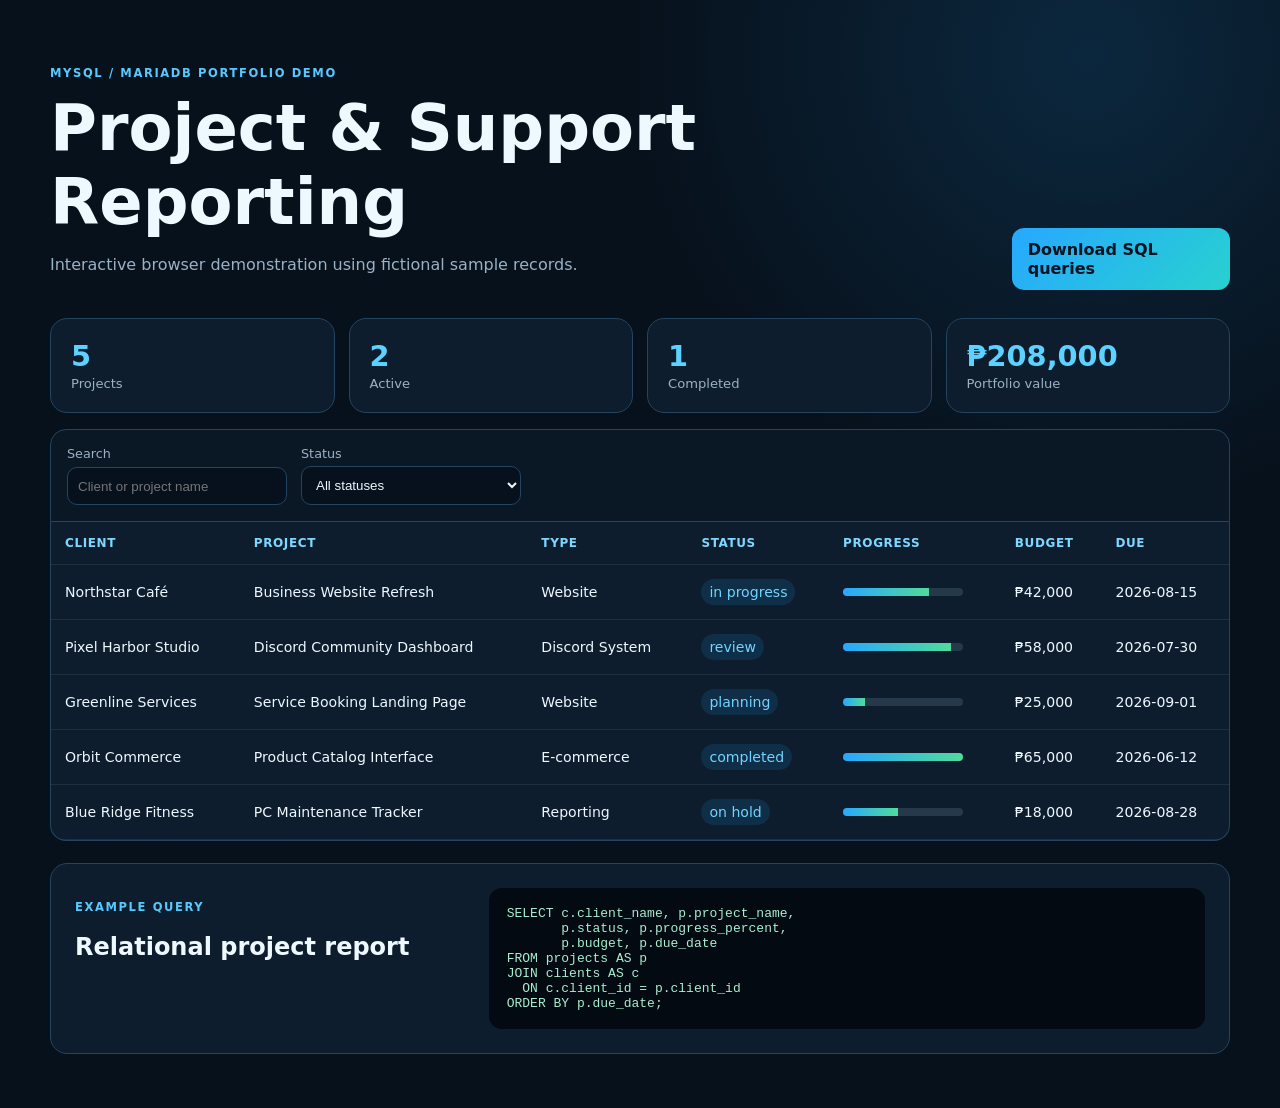
<file: sql-reporting-demo/web-demo/index.html>
<!doctype html>
<html lang="en">
<head>
  <meta charset="utf-8">
  <meta name="viewport" content="width=device-width,initial-scale=1">
  <meta name="description" content="SQL and reporting dashboard portfolio demonstration by Lance Albert D. Aganon.">
  <title>SQL Reporting Demo</title>
  <link rel="stylesheet" href="assets/styles.css">
</head>
<body>
  <main class="container">
    <header>
      <div><p class="eyebrow">MYSQL / MARIADB PORTFOLIO DEMO</p><h1>Project & Support Reporting</h1><p>Interactive browser demonstration using fictional sample records.</p></div>
      <a class="button" href="../database/queries.sql" download>Download SQL queries</a>
    </header>
    <section class="stats" id="stats"></section>
    <section class="toolbar" aria-label="Record filters">
      <label>Search <input id="search" type="search" placeholder="Client or project name"></label>
      <label>Status <select id="status"><option value="all">All statuses</option><option>planning</option><option>in_progress</option><option>review</option><option>completed</option><option>on_hold</option></select></label>
    </section>
    <section class="table-card">
      <div class="table-scroll"><table><thead><tr><th>Client</th><th>Project</th><th>Type</th><th>Status</th><th>Progress</th><th>Budget</th><th>Due</th></tr></thead><tbody id="rows"></tbody></table></div>
      <p id="empty" hidden>No matching records.</p>
    </section>
    <section class="query-card">
      <div><p class="eyebrow">EXAMPLE QUERY</p><h2>Relational project report</h2></div>
      <pre><code>SELECT c.client_name, p.project_name,
       p.status, p.progress_percent,
       p.budget, p.due_date
FROM projects AS p
JOIN clients AS c
  ON c.client_id = p.client_id
ORDER BY p.due_date;</code></pre>
    </section>
  </main>
  <script src="assets/app.js"></script>
</body>
</html>
</file>
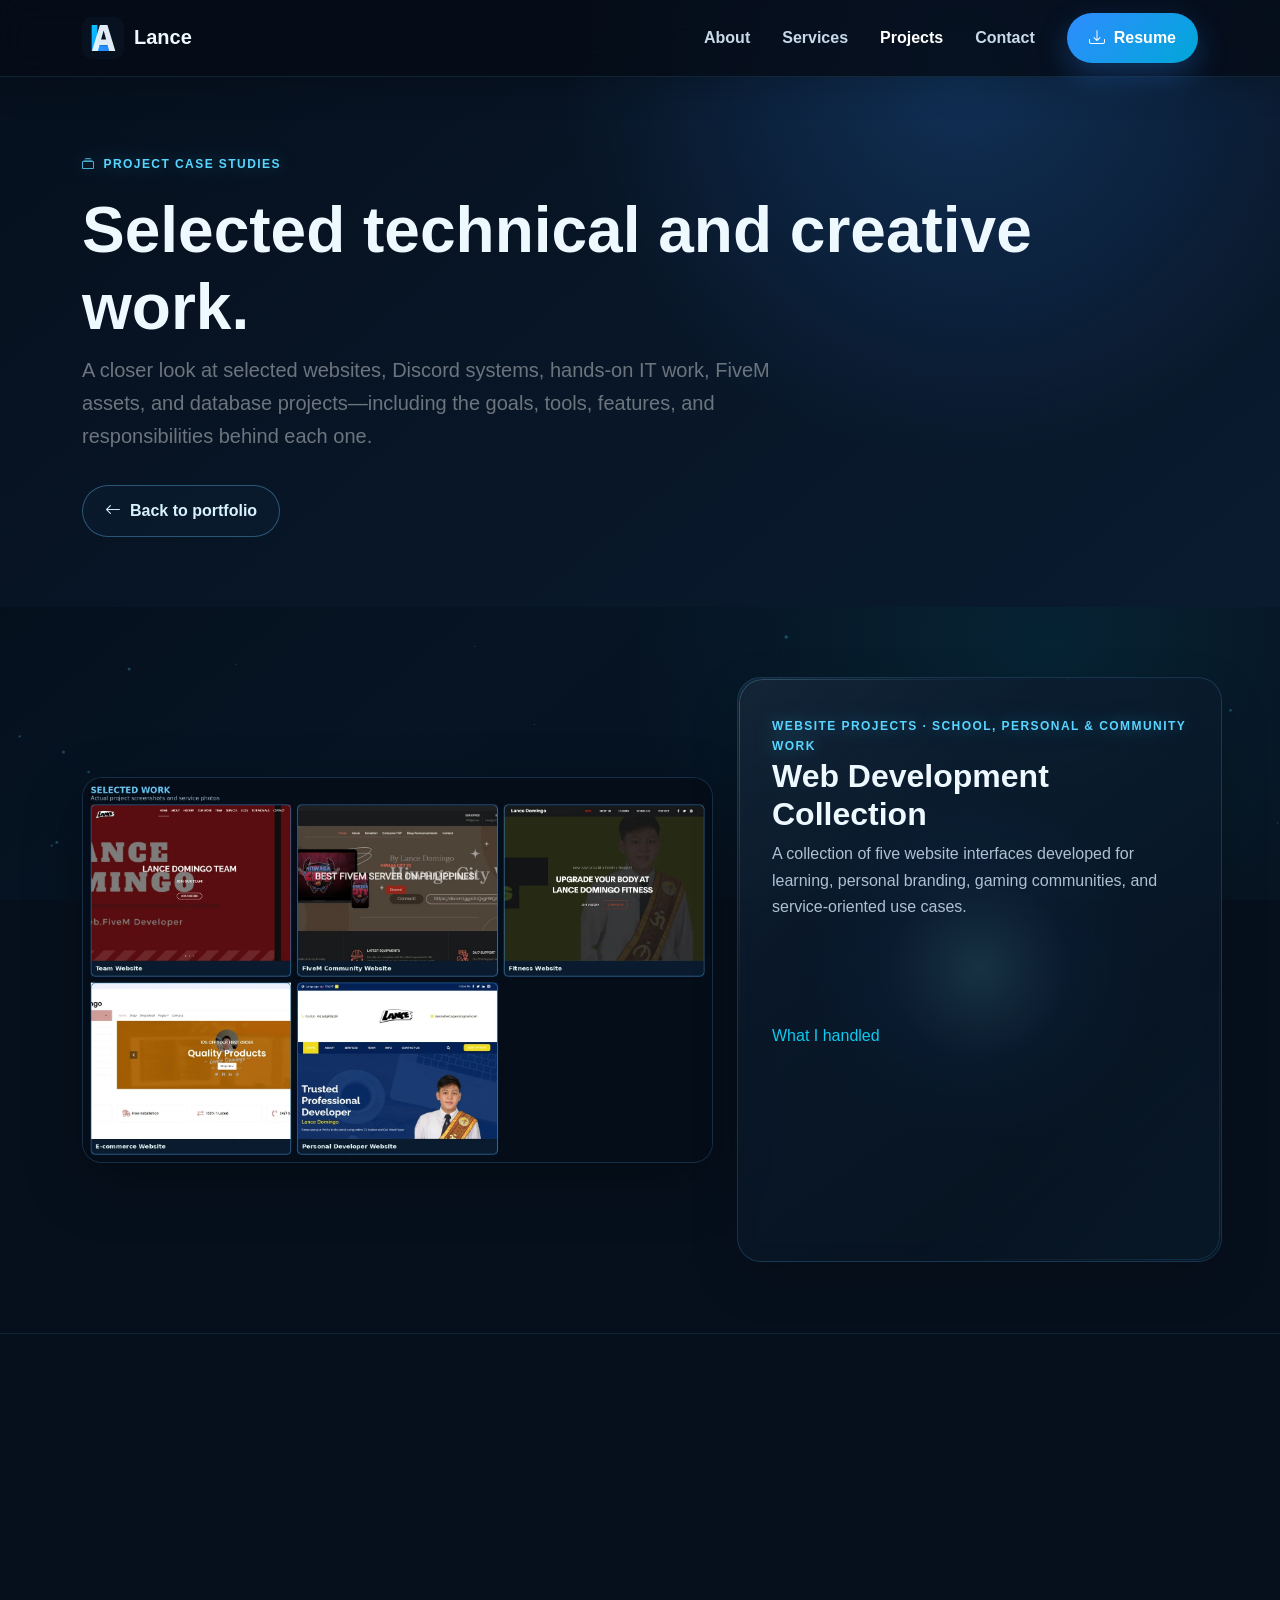
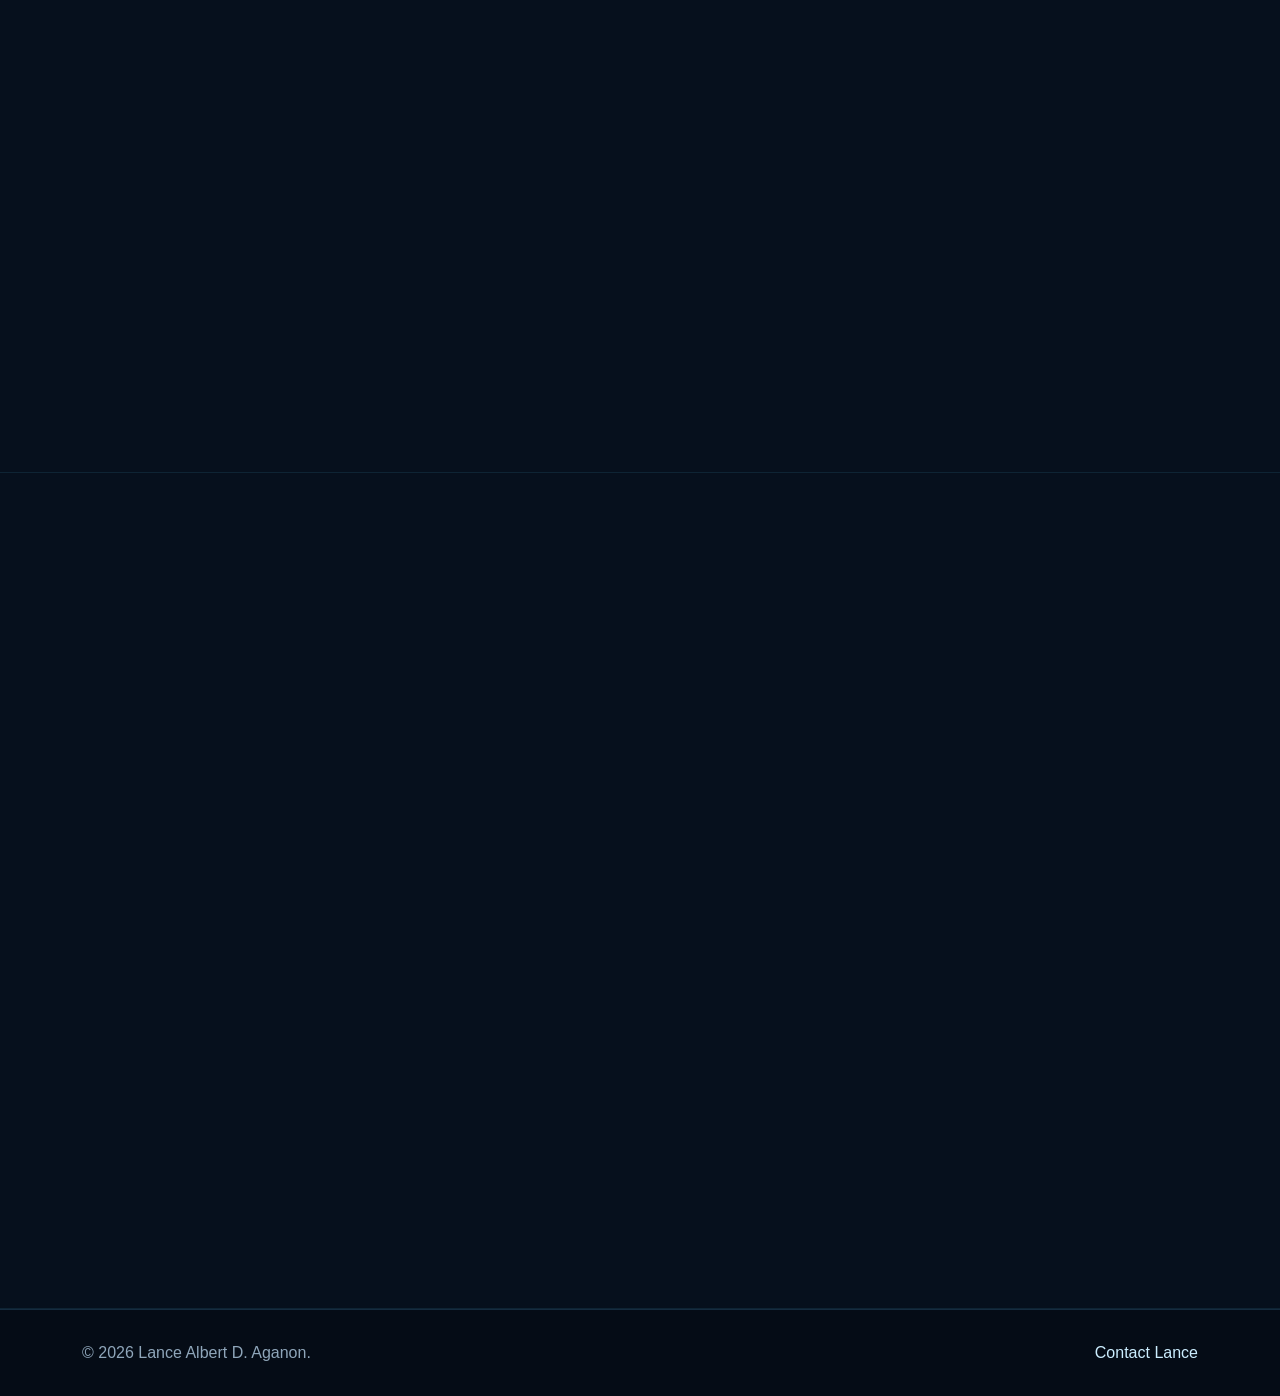
<file: lance-portfolio/projects.html>
<!DOCTYPE html>

<html lang="en"><head><meta charset="utf-8"/><meta content="width=device-width,initial-scale=1" name="viewport"/><title>Project Case Studies | Lance Albert D. Aganon</title><meta content="Selected website, Discord bot, IT support, FiveM, and SQL practice projects by Lance Albert D. Aganon." name="description"/><link href="assets/img/favicon.svg" rel="icon" type="image/svg+xml"/><link href="assets/vendor/bootstrap/css/bootstrap.min.css" rel="stylesheet"/><link href="assets/vendor/bootstrap-icons/bootstrap-icons.min.css" rel="stylesheet"/><link href="assets/vendor/aos/aos.css" rel="stylesheet"/><link href="assets/vendor/glightbox/css/glightbox.min.css" rel="stylesheet"/><link href="assets/css/site.css?v=20260713-3dhover" rel="stylesheet"/></head><body><div aria-hidden="true" id="page-preloader"><div class="preloader-inner"><img alt="" src="assets/img/lance-logo.svg"/><div class="preloader-bar"></div></div></div><div aria-hidden="true" id="scroll-progress"></div><a class="skip-link" href="#main">Skip to content</a><canvas aria-hidden="true" id="ambient-canvas"></canvas><div aria-hidden="true" class="cursor-glow"></div><header class="site-header"><nav class="navbar navbar-expand-lg navbar-dark"><div class="container"><a class="brand" href="index.html"><img alt="Lance logo" decoding="async" loading="lazy" src="assets/img/lance-logo.svg"/><span>Lance</span></a><button class="navbar-toggler" data-bs-target="#nav" data-bs-toggle="collapse" type="button"><span class="navbar-toggler-icon"></span></button><div class="collapse navbar-collapse" id="nav"><ul class="navbar-nav ms-auto"><li class="nav-item"><a class="nav-link" href="index.html#about">About</a></li><li class="nav-item"><a class="nav-link" href="index.html#services">Services</a></li><li class="nav-item"><a class="nav-link active" href="projects.html">Projects</a></li><li class="nav-item"><a class="nav-link" href="index.html#contact">Contact</a></li></ul><a class="btn-main ms-lg-3 header-resume" download="" href="assets/files/Lance_Albert_Aganon_Visual_Resume.pdf"><i class="bi bi-download"></i> Resume</a></div></div></nav></header><main id="main"><section class="project-hero"><div class="container" data-aos="fade-up" data-aos-duration="700"><span class="section-label"><i class="bi bi-collection"></i> Project case studies</span><h1 class="display-3 fw-bold mt-3">Selected technical and creative work.</h1><p class="lead text-secondary col-lg-8">A closer look at selected websites, Discord systems, hands-on IT work, FiveM assets, and database projects—including the goals, tools, features, and responsibilities behind each one.</p><a class="btn-ghost mt-3" href="index.html#work"><i class="bi bi-arrow-left"></i> Back to portfolio</a></div></section>
<section class="case-section" id="web-collection"><div class="container"><div class="row align-items-center g-5"><div class="col-lg-7"><div class="case-media" data-aos="zoom-in-right" data-aos-duration="700"><a class="glightbox case-lightbox" data-gallery="case-studies" data-title="Web Development Collection" href="assets/img/projects/web-collection.webp"><img alt="Five website development samples" decoding="async" loading="lazy" src="assets/img/projects/web-collection.webp"/></a></div></div><div class="col-lg-5 case-copy" data-aos="fade-left" data-aos-delay="90" data-aos-duration="700"><div class="section-label">Website projects · School, personal &amp; community work</div><h2>Web Development Collection</h2><p>A collection of five website interfaces developed for learning, personal branding, gaming communities, and service-oriented use cases.</p><div class="case-meta"><span>HTML</span><span>CSS</span><span>JavaScript</span><span>Responsive layouts</span><span>Navigation</span><span>Calls to action</span></div><h3 class="h6 text-info">What I handled</h3><ul><li>Page structure, visual layout, navigation, hero sections, and content hierarchy.</li><li>Business, fitness, e-commerce, personal, and gaming-community presentation styles.</li><li>Responsive design planning, Discord calls to action, contact content, and service sections.</li></ul></div></div></div></section>
<section class="case-section" id="team-site"><div class="container"><div class="row align-items-center g-5 flex-lg-row-reverse"><div class="col-lg-7"><div class="case-media" data-aos="zoom-in-left" data-aos-duration="700"><a class="glightbox case-lightbox" data-gallery="case-studies" data-title="Gaming Team Website" href="assets/img/projects/team-website.webp"><img alt="Team gaming website" decoding="async" loading="lazy" src="assets/img/projects/team-website.webp"/></a></div></div><div class="col-lg-5 case-copy" data-aos="fade-right" data-aos-delay="90" data-aos-duration="700"><div class="section-label">Independent gaming community project</div><h2>Gaming Team Website</h2><p>A red-and-black community website with a strong branded hero, slider controls, navigation, Discord recruitment call to action, team content, services, blog, and contact sections.</p><div class="case-meta"><span>Community branding</span><span>Hero slider</span><span>Discord CTA</span></div><ul><li>Designed the primary visual direction and layout.</li><li>Built navigation and community-focused page sections.</li><li>Used prominent calls to action to guide visitors toward the Discord community.</li></ul></div></div></div></section>
<section class="case-section" id="fivem-site"><div class="container"><div class="row align-items-center g-5"><div class="col-lg-7"><div class="case-media" data-aos="zoom-in-right" data-aos-duration="700"><a class="glightbox case-lightbox" data-gallery="case-studies" data-title="FiveM Server Website" href="assets/img/projects/fivem-website.webp"><img alt="FiveM community website" decoding="async" loading="lazy" src="assets/img/projects/fivem-website.webp"/></a></div></div><div class="col-lg-5 case-copy" data-aos="fade-left" data-aos-delay="90" data-aos-duration="700"><div class="section-label">FiveM community website project</div><h2>FiveM Server Website</h2><p>A community site structure for a FiveM roleplay server, including donation and VIP navigation, announcements, server connection messaging, contact content, and support highlights.</p><div class="case-meta"><span>FiveM</span><span>Community website</span><span>Donation / VIP</span><span>Discord integration</span></div></div></div></div></section>
<section class="case-section" id="shop-site"><div class="container"><div class="row align-items-center g-5 flex-lg-row-reverse"><div class="col-lg-7"><div class="case-media" data-aos="zoom-in-left" data-aos-duration="700"><a class="glightbox case-lightbox" data-gallery="case-studies" data-title="E-commerce Storefront" href="assets/img/projects/shop-website.webp"><img alt="E-commerce storefront practice project" decoding="async" loading="lazy" src="assets/img/projects/shop-website.webp"/></a></div></div><div class="col-lg-5 case-copy" data-aos="fade-right" data-aos-delay="90" data-aos-duration="700"><div class="section-label">Independent e-commerce practice build</div><h2>E-commerce Storefront</h2><p>A storefront layout with category navigation, promotional slider, product and shop pages, service guarantees, social links, and customer-support messaging.</p><div class="case-meta"><span>Product categories</span><span>Store navigation</span><span>Promotional UI</span><span>Trust indicators</span></div><ul><li>Planned the product discovery and navigation structure.</li><li>Created a promotional hero and service-benefit blocks.</li><li>Practiced e-commerce information hierarchy and responsive layout design.</li></ul></div></div></div></section>
<section class="case-section" id="discord-suite"><div class="container"><div class="row align-items-center g-5"><div class="col-lg-7"><div class="case-media" data-aos="zoom-in-right" data-aos-duration="700"><a class="glightbox case-lightbox" data-gallery="case-studies" data-title="Discord Multi-Bot Control Center" href="assets/img/projects/discord-suite.webp"><img alt="Discord multi-bot control dashboard" decoding="async" loading="lazy" src="assets/img/projects/discord-suite.webp"/></a></div></div><div class="col-lg-5 case-copy" data-aos="fade-left" data-aos-delay="90" data-aos-duration="700"><div class="section-label">Working Discord system · Dashboard screenshots</div><h2>Discord Multi-Bot Control Center</h2><p>A centralized dashboard for managing multiple Discord bot processes and connected community servers.</p><div class="case-meta"><span>Node.js</span><span>Discord bots</span><span>Process controls</span><span>Security</span><span>Monitoring</span><span>Dashboards</span></div><h3 class="h6 text-info">Features shown</h3><ul><li>Start, stop, restart, install, command-registration, and dashboard controls.</li><li>Information, logging, role, security, sticky, timesheet, ticket, music, and whitelist bot modules.</li><li>Live status cards, server lockdown controls, anti-nuke, anti-raid, anti-spam, and other protection switches.</li><li>Structured navigation and documentation for multi-server operation.</li></ul></div></div></div></section>
<section class="case-section" id="pc-support"><div class="container"><div class="row align-items-center g-5 flex-lg-row-reverse"><div class="col-lg-7"><div class="case-media" data-aos="zoom-in-left" data-aos-duration="700"><a class="glightbox case-lightbox" data-gallery="case-studies" data-title="PC Repair &amp; IT Support" href="assets/img/projects/pc-it-support.webp"><img alt="PC assembly and technical workstation" decoding="async" loading="lazy" src="assets/img/projects/pc-it-support.webp"/></a></div></div><div class="col-lg-5 case-copy" data-aos="fade-right" data-aos-delay="90" data-aos-duration="700"><div class="section-label">Hands-on IT support · Service photos</div><h2>PC Repair &amp; IT Support</h2><p>Hands-on computer assembly, cleaning, maintenance, troubleshooting, and workstation setup developed through personal systems and paid repair work.</p><div class="case-meta"><span>PC assembly</span><span>Cleaning</span><span>Windows</span><span>Drivers</span><span>Networking</span><span>Optimization</span></div><ul><li>Component inspection, replacement, system cleaning, and cable checks.</li><li>Windows installation, drivers, software, malware/bloatware removal, and performance tuning.</li><li>CPU/GPU thermal paste and thermal pad replacement.</li><li>Router configuration, Wi-Fi optimization, IP/DNS settings, port forwarding, LAN cable testing, and local-network troubleshooting.</li></ul></div></div></div></section>
<section class="case-section" id="fivem-pack"><div class="container"><div class="row align-items-center g-5"><div class="col-lg-7"><div class="case-media" data-aos="zoom-in-right" data-aos-duration="700"><a class="glightbox case-lightbox" data-gallery="case-studies" data-title="FiveM Vehicle &amp; Livery Collection" href="assets/img/projects/fivem-vehicle-pack.webp"><img alt="FiveM vehicle and livery collection" decoding="async" loading="lazy" src="assets/img/projects/fivem-vehicle-pack.webp"/></a></div></div><div class="col-lg-5 case-copy" data-aos="fade-left" data-aos-delay="90" data-aos-duration="700"><div class="section-label">FiveM asset work · Freelance &amp; community projects</div><h2>FiveM Vehicle &amp; Livery Collection</h2><p>Custom vehicle presentation and fleet-based visual work for gaming communities, including sports cars, police units, EMS vehicles, helicopters, and tactical vehicles.</p><div class="case-meta"><span>Vehicle liveries</span><span>Fleet consistency</span><span>Vehicle metadata</span><span>Tuning</span><span>YTD/YDR</span><span>Optimization</span></div><ul><li>Create themed liveries and coordinated department fleet packs.</li><li>Edit vehicle sounds, tuning, metadata, and texture assets.</li><li>Troubleshoot installation and visual issues and optimize asset packages.</li></ul></div></div></div></section>
<section class="case-section" id="sql-demo"><div class="container"><div class="row align-items-center g-5 flex-lg-row-reverse"><div class="col-lg-7"><div class="case-media" data-aos="zoom-in-left" data-aos-duration="700"><a class="glightbox case-lightbox" data-gallery="case-studies" data-title="SQL &amp; Reporting Dashboard" href="assets/img/projects/sql-demo.webp"><img alt="SQL reporting dashboard practice demo" decoding="async" loading="lazy" src="assets/img/projects/sql-demo.webp"/></a></div></div><div class="col-lg-5 case-copy" data-aos="fade-right" data-aos-delay="90" data-aos-duration="700"><div class="section-label">Independent portfolio demonstration · Sample data</div><h2>SQL &amp; Reporting Dashboard</h2><p>A functional portfolio demonstration showing relational database planning, reporting queries, searchable records, status filtering, and dashboard presentation using sample data.</p><div class="case-meta"><span>MySQL / MariaDB</span><span>SQL joins</span><span>HeidiSQL</span><span>XAMPP</span><span>Search &amp; filtering</span></div><ul><li>Client, project, and support-ticket table structures with primary and foreign keys.</li><li>Sample inserts, joins, grouping, ordering, and summary reporting queries.</li><li>Functional browser-based search and status filtering using fictional records.</li></ul><div class="d-flex flex-wrap gap-2"><a class="btn-main" href="demos/sql-reporting-demo.html"><i class="bi bi-box-arrow-up-right"></i> Open working demo</a><a class="btn-ghost" download="" href="assets/files/lance_sql_reporting_demo.sql"><i class="bi bi-download"></i> Download SQL</a></div></div></div></div></section>
</main><footer class="footer"><div class="container d-flex flex-column flex-md-row justify-content-between gap-2"><span>© 2026 Lance Albert D. Aganon.</span><a href="index.html#contact">Contact Lance</a></div></footer><script src="assets/vendor/bootstrap/js/bootstrap.bundle.min.js"></script><script src="assets/vendor/aos/aos.js"></script><script src="assets/vendor/typed.js/typed.umd.js"></script><script src="assets/vendor/glightbox/js/glightbox.min.js"></script><script src="assets/vendor/imagesloaded/imagesloaded.pkgd.min.js"></script><script src="assets/vendor/isotope-layout/isotope.pkgd.min.js"></script><script src="assets/js/site.js?v=20260713-3dhover"></script><a aria-label="Back to top" class="scroll-top" href="#"><i class="bi bi-arrow-up-short"></i></a></body></html>
</file>
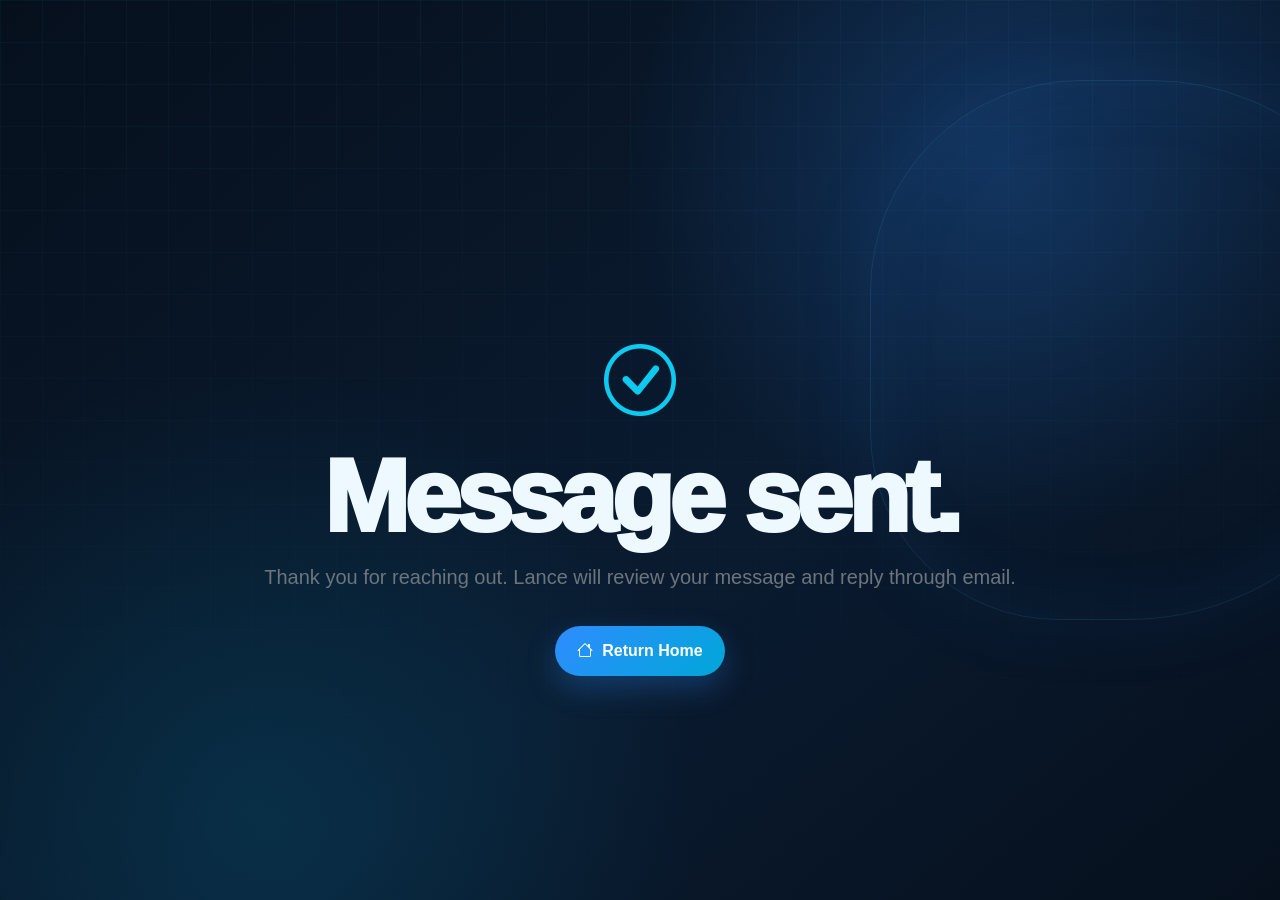
<file: lance-portfolio/thank-you.html>
<!DOCTYPE html>

<html lang="en"><head><meta charset="utf-8"/><meta content="width=device-width,initial-scale=1" name="viewport"/><title>Message Sent | Lance Aganon</title><link href="assets/vendor/bootstrap/css/bootstrap.min.css" rel="stylesheet"/><link href="assets/vendor/bootstrap-icons/bootstrap-icons.min.css" rel="stylesheet"/><link href="assets/css/site.css?v=20260713-3dhover" rel="stylesheet"/></head><body><div aria-hidden="true" id="page-preloader"><div class="preloader-inner"><img alt="" src="assets/img/lance-logo.svg"/><div class="preloader-bar"></div></div></div><div aria-hidden="true" id="scroll-progress"></div><main class="hero text-center"><div class="container position-relative"><i class="bi bi-check-circle text-info display-2"></i><h1 class="mt-4">Message sent.</h1><p class="lead text-secondary">Thank you for reaching out. Lance will review your message and reply through email.</p><a class="btn-main mt-3" href="index.html"><i class="bi bi-house"></i> Return Home</a></div></main><canvas aria-hidden="true" id="ambient-canvas"></canvas><div aria-hidden="true" class="cursor-glow"></div><script src="assets/js/site.js?v=20260713-3dhover"></script><a aria-label="Back to top" class="scroll-top" href="#"><i class="bi bi-arrow-up-short"></i></a></body></html>
</file>
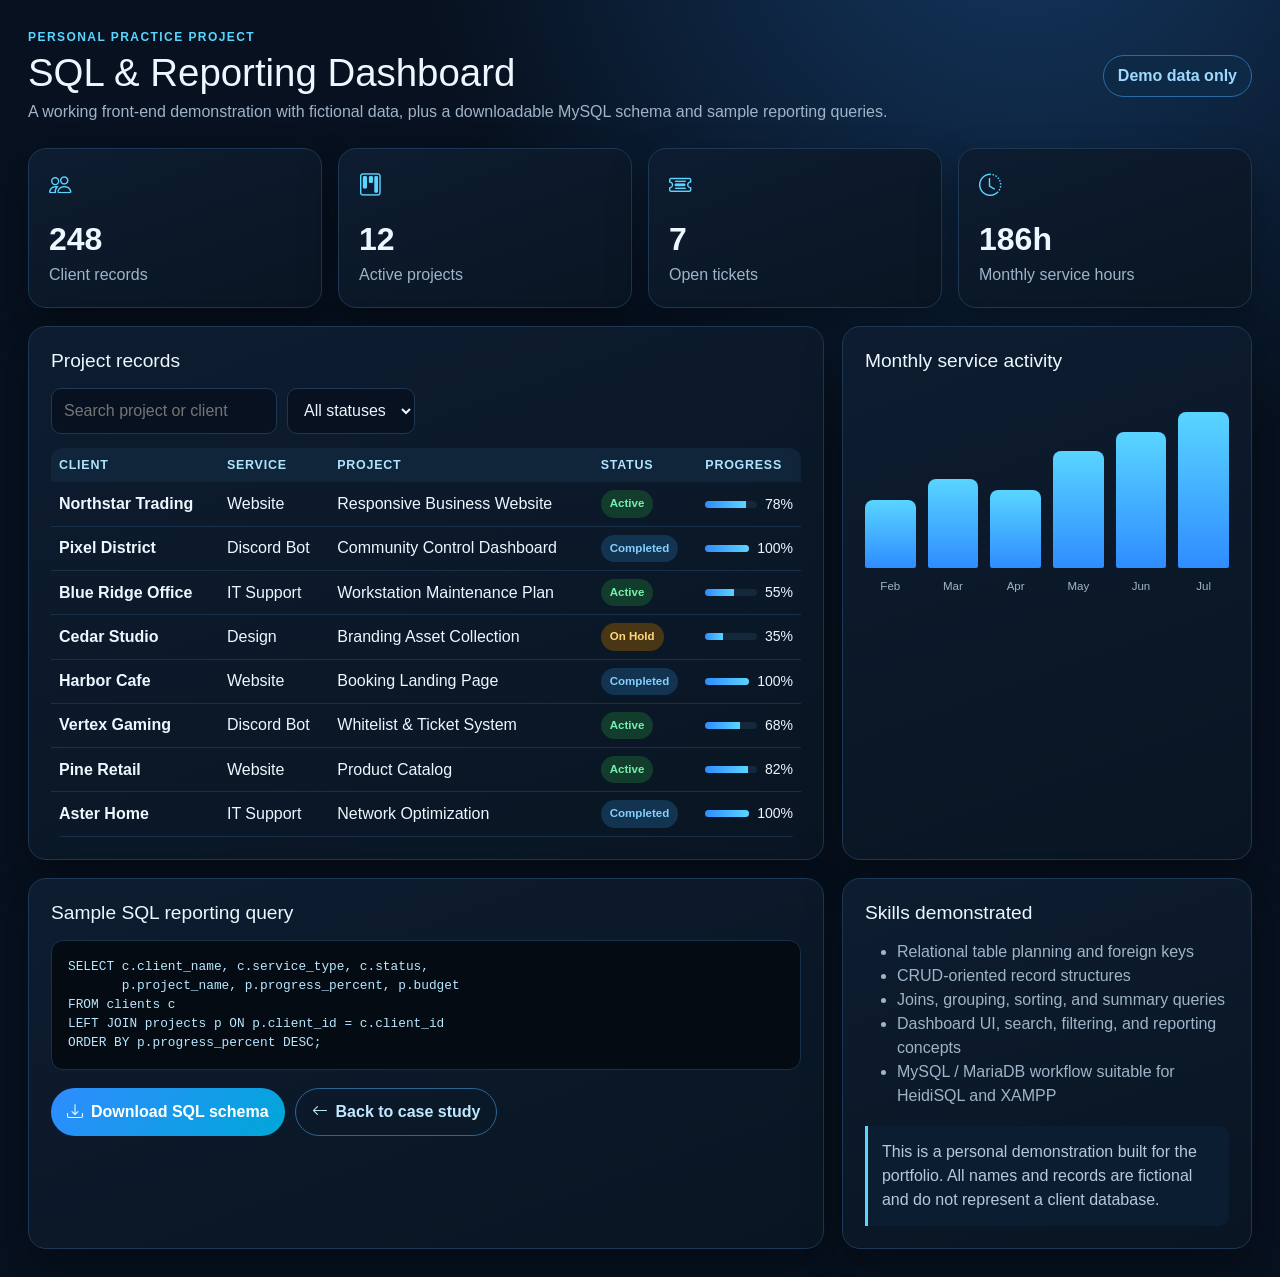
<file: lance-portfolio/demos/sql-reporting-demo.html>
<!doctype html>
<html lang="en">
<head>
<meta charset="utf-8"><meta name="viewport" content="width=device-width,initial-scale=1">
<title>SQL & Reporting Practice Demo | Lance Aganon</title>
<link rel="icon" href="../assets/img/favicon.svg" type="image/svg+xml">
<link rel="stylesheet" href="../assets/vendor/bootstrap/css/bootstrap.min.css">
<link rel="stylesheet" href="../assets/vendor/bootstrap-icons/bootstrap-icons.min.css">
<style>
:root{--bg:#07111f;--panel:#0d1a2b;--line:#1d3854;--blue:#2f8cff;--cyan:#59d5ff;--text:#edf7ff;--muted:#9fb4c8}
*{box-sizing:border-box}body{margin:0;background:radial-gradient(circle at 80% -10%,#143861 0,transparent 35%),var(--bg);color:var(--text);font-family:Inter,Arial,sans-serif}.wrap{max-width:1440px;margin:auto;padding:28px}.top{display:flex;justify-content:space-between;align-items:center;gap:20px;margin-bottom:24px}.eyebrow{color:var(--cyan);font-weight:800;letter-spacing:.12em;text-transform:uppercase;font-size:.75rem}.top h1{margin:.25rem 0;font-size:clamp(1.8rem,3vw,3rem)}.muted{color:var(--muted)}.badge-demo{border:1px solid #2b6ba5;background:#0d2945;color:#9ed9ff;border-radius:999px;padding:8px 14px;font-weight:700}.cards{display:grid;grid-template-columns:repeat(4,1fr);gap:16px}.cardx,.panel{background:linear-gradient(160deg,#0d1c30,#091522);border:1px solid var(--line);border-radius:18px;box-shadow:0 18px 40px #0005}.cardx{padding:20px}.cardx i{font-size:1.4rem;color:var(--cyan)}.metric{font-size:2rem;font-weight:900;margin-top:12px}.grid{display:grid;grid-template-columns:1.65fr .85fr;gap:18px;margin-top:18px}.panel{padding:22px}.panel h2{font-size:1.2rem;margin:0 0 16px}.toolbar{display:flex;gap:10px;flex-wrap:wrap;margin-bottom:14px}.toolbar input,.toolbar select{background:#07111f;border:1px solid var(--line);color:var(--text);padding:10px 12px;border-radius:10px}.table-responsive{border-radius:12px;overflow:hidden}.table{margin:0;color:var(--text);--bs-table-bg:transparent;--bs-table-color:var(--text);--bs-table-border-color:#183049}.table thead th{background:#10243a;color:#aee4ff;border:0;font-size:.78rem;text-transform:uppercase;letter-spacing:.06em}.table td{vertical-align:middle}.pill{display:inline-block;padding:5px 9px;border-radius:999px;font-size:.72rem;font-weight:800}.active{background:#123c2c;color:#73f0ad}.complete{background:#123451;color:#84cfff}.hold{background:#493614;color:#ffd77a}.progress{height:7px;background:#14283b}.progress-bar{background:linear-gradient(90deg,var(--blue),var(--cyan))}.bars{display:flex;align-items:flex-end;gap:12px;height:180px;padding-top:18px}.bar{flex:1;background:linear-gradient(180deg,var(--cyan),var(--blue));border-radius:8px 8px 2px 2px;position:relative;min-width:24px}.bar span{position:absolute;bottom:-28px;left:50%;transform:translateX(-50%);font-size:.72rem;color:var(--muted)}pre{background:#050b13;border:1px solid #183149;border-radius:12px;padding:16px;color:#b8e7ff;overflow:auto;font-size:.8rem}.actions{display:flex;gap:10px;flex-wrap:wrap;margin-top:18px}.btn-demo{display:inline-flex;align-items:center;gap:8px;text-decoration:none;background:linear-gradient(135deg,var(--blue),#00a7d8);color:white;padding:11px 16px;border-radius:999px;font-weight:800}.btn-ghost{background:transparent;border:1px solid #2b6697;color:#bfe9ff}.note{margin-top:18px;padding:14px;border-left:3px solid var(--cyan);background:#0b1d30;color:#b6c9da;border-radius:0 10px 10px 0}@media(max-width:900px){.cards{grid-template-columns:repeat(2,1fr)}.grid{grid-template-columns:1fr}.top{align-items:flex-start;flex-direction:column}}@media(max-width:520px){.cards{grid-template-columns:1fr}.wrap{padding:18px}}
</style>
</head>
<body><main class="wrap">
<div class="top"><div><div class="eyebrow">Personal practice project</div><h1>SQL & Reporting Dashboard</h1><p class="muted mb-0">A working front-end demonstration with fictional data, plus a downloadable MySQL schema and sample reporting queries.</p></div><span class="badge-demo">Demo data only</span></div>
<section class="cards">
<div class="cardx"><i class="bi bi-people"></i><div class="metric">248</div><div class="muted">Client records</div></div>
<div class="cardx"><i class="bi bi-kanban"></i><div class="metric">12</div><div class="muted">Active projects</div></div>
<div class="cardx"><i class="bi bi-ticket-detailed"></i><div class="metric">7</div><div class="muted">Open tickets</div></div>
<div class="cardx"><i class="bi bi-clock-history"></i><div class="metric">186h</div><div class="muted">Monthly service hours</div></div>
</section>
<div class="grid">
<section class="panel"><h2>Project records</h2><div class="toolbar"><input id="search" type="search" placeholder="Search project or client"><select id="status"><option value="">All statuses</option><option>Active</option><option>Completed</option><option>On Hold</option></select></div><div class="table-responsive"><table class="table"><thead><tr><th>Client</th><th>Service</th><th>Project</th><th>Status</th><th>Progress</th></tr></thead><tbody id="rows"></tbody></table></div></section>
<section class="panel"><h2>Monthly service activity</h2><div class="bars"><div class="bar" style="height:42%"><span>Feb</span></div><div class="bar" style="height:55%"><span>Mar</span></div><div class="bar" style="height:48%"><span>Apr</span></div><div class="bar" style="height:72%"><span>May</span></div><div class="bar" style="height:84%"><span>Jun</span></div><div class="bar" style="height:96%"><span>Jul</span></div></div></section>
<section class="panel"><h2>Sample SQL reporting query</h2><pre>SELECT c.client_name, c.service_type, c.status,
       p.project_name, p.progress_percent, p.budget
FROM clients c
LEFT JOIN projects p ON p.client_id = c.client_id
ORDER BY p.progress_percent DESC;</pre><div class="actions"><a class="btn-demo" href="../assets/files/lance_sql_reporting_demo.sql" download><i class="bi bi-download"></i> Download SQL schema</a><a class="btn-demo btn-ghost" href="../projects.html#sql-demo"><i class="bi bi-arrow-left"></i> Back to case study</a></div></section>
<section class="panel"><h2>Skills demonstrated</h2><ul class="muted"><li>Relational table planning and foreign keys</li><li>CRUD-oriented record structures</li><li>Joins, grouping, sorting, and summary queries</li><li>Dashboard UI, search, filtering, and reporting concepts</li><li>MySQL / MariaDB workflow suitable for HeidiSQL and XAMPP</li></ul><div class="note">This is a personal demonstration built for the portfolio. All names and records are fictional and do not represent a client database.</div></section>
</div></main>
<script>
const data=[
['Northstar Trading','Website','Responsive Business Website','Active',78],['Pixel District','Discord Bot','Community Control Dashboard','Completed',100],['Blue Ridge Office','IT Support','Workstation Maintenance Plan','Active',55],['Cedar Studio','Design','Branding Asset Collection','On Hold',35],['Harbor Cafe','Website','Booking Landing Page','Completed',100],['Vertex Gaming','Discord Bot','Whitelist & Ticket System','Active',68],['Pine Retail','Website','Product Catalog','Active',82],['Aster Home','IT Support','Network Optimization','Completed',100]];
const rows=document.getElementById('rows'),search=document.getElementById('search'),status=document.getElementById('status');
function render(){const q=search.value.toLowerCase(),s=status.value;rows.innerHTML='';data.filter(r=>(!q||r.join(' ').toLowerCase().includes(q))&&(!s||r[3]===s)).forEach(r=>{const cls=r[3]==='Active'?'active':r[3]==='Completed'?'complete':'hold';rows.insertAdjacentHTML('beforeend',`<tr><td><strong>${r[0]}</strong></td><td>${r[1]}</td><td>${r[2]}</td><td><span class="pill ${cls}">${r[3]}</span></td><td><div class="d-flex align-items-center gap-2"><div class="progress flex-grow-1"><div class="progress-bar" style="width:${r[4]}%"></div></div><small>${r[4]}%</small></div></td></tr>`)});}
search.addEventListener('input',render);status.addEventListener('change',render);render();
</script></body></html>
</file>
<file: discord-multibot-dashboard-demo/assets/styles.css>
:root{--bg:#020d0c;--panel:#071c19;--panel2:#0b2924;--line:#0c6d5f;--text:#ecfffa;--muted:#8fb8ae;--green:#20e69a;--cyan:#1ee9df;--yellow:#ffd84a;--red:#ff5574;--purple:#9a68ff;--shadow:0 24px 60px rgba(0,0,0,.35)}
*{box-sizing:border-box}html{color-scheme:dark;font-family:Inter,ui-sans-serif,system-ui,-apple-system,Segoe UI,sans-serif}body{margin:0;background:radial-gradient(circle at 80% 5%,rgba(18,128,107,.18),transparent 28%),var(--bg);color:var(--text);min-height:100vh}.app-shell{display:grid;grid-template-columns:250px 1fr;min-height:100vh}.sidebar{position:sticky;top:0;height:100vh;padding:22px 16px;border-right:1px solid rgba(30,233,223,.18);background:rgba(2,16,14,.92);backdrop-filter:blur(16px);z-index:20}.brand{display:flex;gap:14px;align-items:center;color:var(--yellow);text-decoration:none;font-size:1.5rem;letter-spacing:.28em;font-weight:900}.brand-mark{letter-spacing:0}.brand-caption{color:var(--muted);font-size:.8rem;margin:4px 0 24px}.sidebar nav{display:grid;gap:9px}.nav-link{border:1px solid transparent;border-radius:13px;padding:13px 14px;background:rgba(255,255,255,.04);color:#d8f7ef;text-align:left;font-weight:800;font-size:.94rem;cursor:pointer;transition:.2s}.nav-link:hover,.nav-link.active{border-color:var(--cyan);background:rgba(22,196,170,.1);transform:translateX(3px)}.sidebar-note{position:absolute;left:16px;right:16px;bottom:22px;padding:14px;border:1px solid rgba(30,233,223,.2);border-radius:14px;background:rgba(7,28,25,.8);display:grid;gap:4px}.sidebar-note span{font-size:.75rem;color:var(--muted)}.main-content{padding:28px clamp(18px,3vw,44px) 60px;min-width:0}.topbar{display:grid;grid-template-columns:auto 1fr auto;gap:18px;align-items:start;padding-bottom:24px;border-bottom:1px solid rgba(30,233,223,.22)}.topbar h1{margin:0;font-size:clamp(1.9rem,4vw,3.4rem);letter-spacing:.08em;color:#fff6a6;text-shadow:0 0 22px rgba(255,216,74,.25)}.topbar p{margin:.3rem 0 0;color:var(--muted)}.eyebrow{font-size:.7rem!important;color:var(--cyan)!important;font-weight:900!important;letter-spacing:.15em!important}.system-pill{display:flex;align-items:center;gap:9px;border:1px solid var(--line);border-radius:999px;padding:11px 15px;color:var(--cyan);white-space:nowrap}.pulse{width:9px;height:9px;border-radius:50%;background:var(--green);box-shadow:0 0 0 0 rgba(32,230,154,.5);animation:pulse 1.6s infinite}@keyframes pulse{70%{box-shadow:0 0 0 10px rgba(32,230,154,0)}}.menu-toggle{display:none;background:none;border:0;color:var(--text);font-size:1.5rem;cursor:pointer}.view{display:none;padding-top:28px}.view.active{display:block;animation:fade .28s ease}@keyframes fade{from{opacity:0;transform:translateY(8px)}}.section-heading{display:flex;align-items:end;justify-content:space-between;gap:18px;margin-bottom:20px}.section-heading h2{margin:0;font-size:1.7rem}.global-actions{display:flex;gap:9px;flex-wrap:wrap}.button{border:0;border-radius:11px;padding:10px 14px;font-weight:900;cursor:pointer;transition:.2s;color:#02100d}.button:hover{transform:translateY(-2px);filter:brightness(1.08)}.success{background:var(--green)}.danger{background:var(--red)}.warning{background:var(--yellow)}.secondary{background:var(--cyan)}.stats-grid{display:grid;grid-template-columns:repeat(4,1fr);gap:14px;margin-bottom:18px}.stat-card,.glass-card,.bot-card,.security-card{position:relative;border:1px solid rgba(30,233,223,.28);border-radius:18px;background:linear-gradient(145deg,rgba(10,43,37,.9),rgba(4,22,19,.95));box-shadow:var(--shadow);overflow:hidden}.stat-card{padding:22px}.stat-card strong{display:block;color:var(--cyan);font-size:2rem}.stat-card span{color:var(--muted);font-size:.82rem}.panel-grid{display:grid;grid-template-columns:1fr 1fr;gap:16px}.panel{padding:20px}.panel-title{display:flex;justify-content:space-between;align-items:center}.panel-title h3{margin:0}.status-dot{width:10px;height:10px;border-radius:50%}.online{background:var(--green);box-shadow:0 0 12px var(--green)}.mini-list{display:grid;gap:10px;margin-top:18px}.mini-item{display:flex;align-items:center;justify-content:space-between;padding:11px 12px;border-radius:11px;background:rgba(255,255,255,.035)}.mini-item span{color:var(--muted);font-size:.8rem}.activity-list{margin:18px 0 0;padding-left:1.2rem;display:grid;gap:9px;color:var(--muted);font-size:.85rem}.text-button{background:transparent;border:0;color:var(--cyan);cursor:pointer}.bot-grid{display:grid;grid-template-columns:repeat(3,1fr);gap:15px}.bot-card{padding:18px;transition:.22s;transform-style:preserve-3d}.bot-card:hover{transform:translateY(-5px);border-color:var(--cyan);box-shadow:0 30px 70px rgba(0,0,0,.45),0 0 28px rgba(30,233,223,.08)}.bot-head{display:flex;align-items:center;justify-content:space-between;gap:12px}.bot-icon{width:44px;height:44px;display:grid;place-items:center;border-radius:13px;background:rgba(30,233,223,.12);font-size:1.3rem}.bot-status{font-size:.72rem;font-weight:900;border-radius:999px;padding:5px 8px}.bot-status.running{background:rgba(32,230,154,.15);color:var(--green)}.bot-status.stopped{background:rgba(255,85,116,.15);color:var(--red)}.bot-card p{color:var(--muted);font-size:.82rem}.bot-actions{display:grid;grid-template-columns:repeat(3,1fr);gap:8px}.bot-actions button{border:0;border-radius:9px;padding:8px;font-weight:800;cursor:pointer}.security-grid{display:grid;grid-template-columns:repeat(3,1fr);gap:14px}.security-card{padding:18px;display:flex;align-items:center;justify-content:space-between;gap:14px}.security-card p{margin:4px 0 0;color:var(--muted);font-size:.78rem}.switch{appearance:none;width:48px;height:27px;border-radius:999px;background:#27433d;position:relative;cursor:pointer;transition:.2s}.switch:before{content:"";position:absolute;width:21px;height:21px;left:3px;top:3px;border-radius:50%;background:#c2d8d2;transition:.2s}.switch:checked{background:var(--green)}.switch:checked:before{transform:translateX(21px);background:white}.log-console{min-height:480px;border:1px solid rgba(30,233,223,.25);border-radius:16px;padding:18px;background:#010807;font:13px/1.7 ui-monospace,SFMono-Regular,Consolas,monospace;color:#a8f5db;overflow:auto}.log-line{border-bottom:1px solid rgba(255,255,255,.04);padding:3px 0}.log-line time{color:#5b8c80;margin-right:8px}.log-line.warn{color:#ffe58a}.log-line.error{color:#ff91a6}
@media(max-width:1050px){.stats-grid{grid-template-columns:repeat(2,1fr)}.bot-grid,.security-grid{grid-template-columns:repeat(2,1fr)}}
@media(max-width:760px){.app-shell{display:block}.sidebar{position:fixed;left:0;top:0;transform:translateX(-105%);width:250px;transition:.25s}.sidebar.open{transform:translateX(0)}.menu-toggle{display:block}.topbar{grid-template-columns:auto 1fr}.system-pill{grid-column:2}.panel-grid,.bot-grid,.security-grid{grid-template-columns:1fr}.section-heading{align-items:flex-start;flex-direction:column}.stats-grid{grid-template-columns:1fr 1fr}}
@media(max-width:480px){.main-content{padding-inline:14px}.stats-grid{grid-template-columns:1fr}.topbar h1{font-size:1.65rem}.system-pill{font-size:.75rem}.bot-actions{grid-template-columns:1fr}.global-actions{width:100%}.global-actions .button{flex:1}}
</file>
<file: lance-portfolio/assets/css/site.css>
:root{--bg:#06101d;--bg2:#081522;--surface:#0d1c2e;--surface2:#10253a;--line:rgba(96,188,255,.18);--blue:#2f8cff;--cyan:#59d5ff;--text:#eef8ff;--muted:#9fb3c7;--shadow:0 20px 60px rgba(0,0,0,.32)}
*{box-sizing:border-box}html{scroll-behavior:smooth;scroll-padding-top:84px}body{margin:0;background:var(--bg);color:var(--text);font-family:Inter,Segoe UI,Arial,sans-serif;line-height:1.65}a{color:inherit}img{max-width:100%;height:auto}.section{padding:94px 0;position:relative}.section-alt{background:linear-gradient(180deg,#081421,#07111e)}.section-label{display:inline-flex;gap:8px;align-items:center;color:var(--cyan);font-weight:800;letter-spacing:.12em;text-transform:uppercase;font-size:.75rem}.section-title{max-width:780px;margin-bottom:44px}.section-title h2{font-size:clamp(2rem,4vw,3.4rem);line-height:1.08;margin:.4rem 0 1rem;font-weight:900}.section-title p{color:var(--muted);font-size:1.05rem}.site-header{position:fixed;inset:0 0 auto;z-index:1000;background:rgba(5,12,22,.82);backdrop-filter:blur(16px);border-bottom:1px solid rgba(89,213,255,.12)}.site-header .navbar{min-height:76px}.brand{display:flex;align-items:center;gap:10px;text-decoration:none;font-weight:900;font-size:1.25rem}.brand img{width:42px;height:42px}.navbar-nav .nav-link{color:#c8d9e8;font-weight:700;padding:.8rem 1rem!important}.navbar-nav .nav-link:hover,.navbar-nav .nav-link.active{color:#fff}.btn-main,.btn-ghost{display:inline-flex;align-items:center;justify-content:center;gap:9px;border-radius:999px;padding:12px 22px;font-weight:850;text-decoration:none;transition:.22s}.btn-main{color:#fff;background:linear-gradient(135deg,var(--blue),#00a7d8);box-shadow:0 12px 30px rgba(47,140,255,.28)}.btn-main:hover{color:#fff;transform:translateY(-2px)}.btn-ghost{border:1px solid rgba(104,200,255,.35);color:#d8f2ff;background:rgba(18,42,68,.25)}.btn-ghost:hover{color:#fff;border-color:var(--cyan);background:rgba(40,124,196,.16)}.hero{min-height:100vh;padding-top:115px;display:flex;align-items:center;overflow:hidden;background:radial-gradient(circle at 78% 18%,rgba(47,140,255,.24),transparent 30%),radial-gradient(circle at 20% 90%,rgba(0,169,216,.15),transparent 34%),linear-gradient(140deg,#06101d,#0a1b30 58%,#06101d)}.hero:before{content:"";position:absolute;inset:0;background-image:linear-gradient(rgba(89,213,255,.04) 1px,transparent 1px),linear-gradient(90deg,rgba(89,213,255,.04) 1px,transparent 1px);background-size:42px 42px;mask-image:linear-gradient(to bottom,#000,transparent)}.hero .container{position:relative;z-index:1}.availability{display:inline-flex;align-items:center;gap:8px;border:1px solid rgba(95,211,255,.25);background:rgba(10,36,60,.6);padding:8px 13px;border-radius:999px;color:#bcecff;font-weight:800;font-size:.76rem;letter-spacing:.05em}.availability .dot{width:8px;height:8px;background:#45e694;border-radius:50%;box-shadow:0 0 12px #45e694}.hero h1{font-size:clamp(3.2rem,8vw,6.5rem);font-weight:950;line-height:.94;margin:24px 0 15px;letter-spacing:-.05em}.hero h1 span{background:linear-gradient(135deg,#fff,var(--cyan));-webkit-background-clip:text;background-clip:text;color:transparent}.hero-role{font-size:clamp(1.25rem,3vw,2rem);font-weight:750;color:#d9efff;min-height:2.4rem}.type-target{color:var(--cyan)}.hero-copy{max-width:720px;color:#afc2d5;font-size:1.08rem}.hero-actions{display:flex;gap:12px;flex-wrap:wrap;margin-top:28px}.hero-social{display:flex;gap:10px;margin-top:24px}.hero-social a{width:42px;height:42px;border:1px solid var(--line);border-radius:50%;display:grid;place-items:center;text-decoration:none;color:#dff5ff;background:#0a192a}.hero-social a:hover{border-color:var(--cyan);color:var(--cyan)}.hero-photo-stage{height:min(74vh,760px);min-height:560px;position:relative;display:flex;align-items:flex-end;justify-content:center}.hero-photo-stage:before{content:"";position:absolute;width:86%;aspect-ratio:1;border-radius:50%;background:radial-gradient(circle,rgba(47,140,255,.34),rgba(0,167,216,.04) 62%,transparent 70%);filter:blur(8px);bottom:9%}.hero-photo{position:relative!important;width:auto!important;height:100%!important;max-height:760px!important;object-fit:contain!important;object-position:center bottom!important;filter:drop-shadow(0 28px 35px rgba(0,0,0,.45));z-index:2}.float-card{position:absolute;z-index:3;background:rgba(8,25,42,.9);border:1px solid rgba(89,213,255,.27);backdrop-filter:blur(10px);border-radius:15px;padding:12px 14px;display:flex;align-items:center;gap:10px;box-shadow:var(--shadow);font-size:.84rem;font-weight:800}.float-card i{color:var(--cyan);font-size:1.1rem}.float-a{left:1%;bottom:24%}.float-b{right:0;top:25%}.stats-strip{margin-top:-38px;position:relative;z-index:5}.stats-box{background:linear-gradient(135deg,#0d1d30,#091522);border:1px solid var(--line);border-radius:20px;box-shadow:var(--shadow);padding:24px}.stat{text-align:center;padding:10px}.stat strong{display:block;font-size:clamp(1.6rem,3vw,2.4rem);font-weight:950;color:#fff}.stat span{color:var(--muted);font-size:.87rem}.about-photo{background:linear-gradient(150deg,#0e2440,#07101d);border:1px solid var(--line);border-radius:28px;min-height:520px;overflow:hidden;display:flex;align-items:flex-end;justify-content:center;position:relative}.about-photo:after{content:"";position:absolute;inset:auto 0 0;height:36%;background:linear-gradient(transparent,rgba(4,11,20,.7))}.about-photo img{height:520px;width:100%;object-fit:contain;object-position:center bottom;position:relative;z-index:1}.about-copy h3{font-size:clamp(1.8rem,3vw,2.7rem);font-weight:900}.about-copy p{color:#afc1d3}.info-grid{display:grid;grid-template-columns:repeat(2,1fr);gap:12px;margin:24px 0}.info-card{background:var(--surface);border:1px solid var(--line);border-radius:14px;padding:15px;display:flex;gap:12px}.info-card i{color:var(--cyan);font-size:1.2rem}.info-card small{display:block;color:#7f98ad}.info-card strong{font-size:.94rem}.skill-tags,.tool-tags{display:flex;gap:9px;flex-wrap:wrap}.skill-tags span,.tool-tags span{padding:7px 11px;border-radius:999px;background:rgba(47,140,255,.1);border:1px solid rgba(89,213,255,.16);color:#cfeeff;font-size:.79rem;font-weight:700}.service-card,.project-card,.timeline-card,.edu-card{height:100%;background:linear-gradient(155deg,#0d1c2e,#091522);border:1px solid var(--line);border-radius:20px;padding:24px;box-shadow:0 12px 35px rgba(0,0,0,.15);transition:.22s}.service-card:hover,.project-card:hover{transform:translateY(-5px);border-color:rgba(89,213,255,.45)}.service-icon{width:50px;height:50px;border-radius:14px;background:linear-gradient(135deg,rgba(47,140,255,.25),rgba(0,167,216,.14));display:grid;place-items:center;color:var(--cyan);font-size:1.35rem;margin-bottom:16px}.service-card h3{font-size:1.15rem;font-weight:850}.service-card p{color:var(--muted);font-size:.92rem}.timeline{position:relative;padding-left:28px}.timeline:before{content:"";position:absolute;left:7px;top:0;bottom:0;width:2px;background:linear-gradient(var(--blue),rgba(89,213,255,.15))}.timeline-item{position:relative;margin-bottom:18px}.timeline-item:before{content:"";position:absolute;left:-26px;top:26px;width:14px;height:14px;border-radius:50%;background:var(--cyan);box-shadow:0 0 0 5px rgba(89,213,255,.12)}.timeline-card{padding:22px}.timeline-card .date{color:var(--cyan);font-size:.78rem;font-weight:800;letter-spacing:.05em}.timeline-card h3{font-size:1.15rem;margin:.3rem 0}.timeline-card .org{color:#9fb5c9;font-size:.87rem;margin-bottom:10px}.timeline-card ul{margin:0;padding-left:18px;color:#b5c6d5;font-size:.9rem}.project-card{padding:0;overflow:hidden}.project-media{aspect-ratio:16/9;overflow:hidden;background:#06101d}.project-media img{width:100%;height:100%;object-fit:cover;transition:.4s}.project-card:hover .project-media img{transform:scale(1.03)}.project-body{padding:21px}.project-type{font-size:.72rem;letter-spacing:.08em;text-transform:uppercase;color:var(--cyan);font-weight:850}.project-body h3{font-size:1.18rem;font-weight:850;margin:.45rem 0}.project-body p{color:var(--muted);font-size:.9rem}.project-tags{display:flex;gap:7px;flex-wrap:wrap;margin:14px 0}.project-tags span{font-size:.7rem;border:1px solid var(--line);border-radius:999px;padding:5px 8px;color:#bfe9ff}.project-link{font-weight:850;color:#9cddff;text-decoration:none}.project-link:hover{color:#fff}.honesty-note{border-left:3px solid var(--cyan);background:#0b1c2e;border-radius:0 12px 12px 0;padding:14px 16px;color:#b3c7d8;font-size:.88rem}.contact-panel{background:linear-gradient(150deg,#0d2138,#081320);border:1px solid var(--line);border-radius:26px;padding:32px;box-shadow:var(--shadow)}.contact-panel .form-control,.contact-panel .form-select{background:#06101d;border:1px solid rgba(89,213,255,.2);color:#eaf8ff;border-radius:11px;padding:13px}.contact-panel .form-control:focus,.contact-panel .form-select:focus{border-color:var(--cyan);box-shadow:0 0 0 .2rem rgba(47,140,255,.12)}.contact-panel .form-select option{background:#07111f}.contact-list{display:grid;gap:12px}.contact-item{display:flex;gap:12px;align-items:flex-start;padding:15px;border-radius:14px;background:#0b1b2c;border:1px solid var(--line)}.contact-item i{color:var(--cyan);font-size:1.2rem}.contact-item small{display:block;color:#8199ae}.contact-item a{text-decoration:none;color:#eaf8ff;word-break:break-word}.footer{padding:30px 0;border-top:1px solid var(--line);background:#050c16;color:#8fa6ba}.footer a{text-decoration:none;color:#cceeff}.project-hero{padding:150px 0 70px;background:radial-gradient(circle at 75% 10%,rgba(47,140,255,.22),transparent 36%),linear-gradient(140deg,#06101d,#0a1b30)}.case-section{padding:70px 0;border-bottom:1px solid rgba(89,213,255,.1)}.case-media{border-radius:20px;overflow:hidden;border:1px solid var(--line);background:#07101d;box-shadow:var(--shadow)}.case-media img{width:100%;height:auto}.case-copy h2{font-weight:900}.case-copy p,.case-copy li{color:#aec1d3}.case-meta{display:flex;gap:8px;flex-wrap:wrap;margin:14px 0}.case-meta span{font-size:.74rem;padding:6px 9px;border-radius:999px;background:#0d2842;border:1px solid rgba(89,213,255,.22);color:#bfeaff}.skip-link{position:absolute;left:-9999px;top:0;background:#fff;color:#000;padding:10px;z-index:9999}.skip-link:focus{left:10px;top:10px}.navbar-toggler{border-color:rgba(89,213,255,.3)}.navbar-toggler-icon{filter:invert(1)}@media(max-width:991px){.hero{padding-top:120px}.hero-photo-stage{height:600px;min-height:0;margin-top:20px}.float-card{display:none}.navbar-collapse{background:#081522;border:1px solid var(--line);border-radius:15px;padding:12px;margin-top:10px}.header-resume{display:none}.stats-strip{margin-top:-18px}.about-photo{min-height:420px}.about-photo img{height:420px}}@media(max-width:575px){.section{padding:74px 0}.hero h1{font-size:3.55rem}.hero-photo-stage{height:470px}.info-grid{grid-template-columns:1fr}.hero-actions .btn-main,.hero-actions .btn-ghost{width:100%}.contact-panel{padding:22px}.stats-box{padding:12px}.stat{border-bottom:1px solid rgba(89,213,255,.08)}.stat:last-child{border:0}}
@media(prefers-reduced-motion:reduce){html{scroll-behavior:auto}*{transition:none!important;animation:none!important}}


/* === LANCE INTERACTIVE 3D UPGRADE === */
#ambient-canvas{position:fixed;inset:0;width:100%;height:100%;z-index:-3;pointer-events:none;opacity:.72}
.cursor-glow{position:fixed;width:430px;height:430px;border-radius:50%;pointer-events:none;z-index:-2;opacity:.34;transform:translate(-50%,-50%);background:radial-gradient(circle,rgba(46,176,255,.19),rgba(46,176,255,.055) 42%,transparent 70%);filter:blur(4px);transition:opacity .25s}
body:before{content:"";position:fixed;inset:0;z-index:-4;background:radial-gradient(circle at 15% 15%,rgba(35,120,255,.13),transparent 32%),radial-gradient(circle at 82% 72%,rgba(0,207,255,.09),transparent 34%),linear-gradient(140deg,#050c16,#061423 54%,#07101d);animation:ambientShift 16s ease-in-out infinite alternate}
@keyframes ambientShift{0%{filter:hue-rotate(0deg);transform:scale(1)}100%{filter:hue-rotate(13deg);transform:scale(1.035)}}
.site-header{box-shadow:0 8px 35px rgba(0,0,0,.2)}
.hero{overflow:hidden;perspective:1200px}
.hero:after{content:"";position:absolute;width:540px;height:540px;border:1px solid rgba(89,213,255,.12);border-radius:45% 55% 60% 40%;right:-130px;top:80px;animation:orbRotate 19s linear infinite;box-shadow:inset 0 0 80px rgba(47,140,255,.08),0 0 90px rgba(47,140,255,.06)}
@keyframes orbRotate{to{transform:rotate(360deg)}}
.hero-photo-stage{height:min(70vh,680px);min-height:540px;perspective:1200px;isolation:isolate}
.hero-photo-stage:before{width:108%;bottom:4%;animation:heroAura 5.5s ease-in-out infinite alternate}
@keyframes heroAura{from{opacity:.62;transform:scale(.94)}to{opacity:1;transform:scale(1.08)}}
.hero-photo-stage:after{content:"";position:absolute;inset:6% 4% 2%;z-index:1;border-radius:34px;background:linear-gradient(145deg,rgba(21,63,105,.38),rgba(5,14,26,.65));border:1px solid rgba(106,222,255,.22);box-shadow:inset 0 1px rgba(255,255,255,.08),0 34px 80px rgba(0,0,0,.42),0 0 50px rgba(47,140,255,.09);transform:rotateY(-5deg) rotateX(2deg)}
.hero-photo{position:absolute!important;inset:8% 6% 4%!important;width:88%!important;height:88%!important;max-height:none!important;object-fit:cover!important;object-position:center 23%!important;border-radius:28px;z-index:2;filter:saturate(.94) contrast(1.02) drop-shadow(0 22px 30px rgba(0,0,0,.38));transform:translateZ(35px);transition:transform .18s ease-out}
.float-card{animation:cardFloat 4.8s ease-in-out infinite;transform-style:preserve-3d}
.float-b{animation-delay:-2.1s}
@keyframes cardFloat{0%,100%{translate:0 0}50%{translate:0 -12px}}
.stats-box,.contact-panel,.about-photo{position:relative;overflow:hidden}
.stats-box:before,.contact-panel:before,.about-photo:before{content:"";position:absolute;inset:-120% -30%;background:linear-gradient(105deg,transparent 44%,rgba(126,229,255,.08) 50%,transparent 56%);animation:surfaceSweep 8s linear infinite;pointer-events:none}
@keyframes surfaceSweep{to{transform:translateX(55%)}}
.section-title p{max-width:860px}
.section-label{position:relative;text-shadow:0 0 16px rgba(89,213,255,.28)}
.section-label:after{content:"";position:absolute;left:0;bottom:-8px;width:0;height:1px;background:linear-gradient(90deg,var(--cyan),transparent);transition:width .5s ease}
.reveal-visible .section-label:after,.section-label:hover:after{width:100%}
.reveal-item{opacity:0;transform:translateY(34px) scale(.975);filter:blur(5px);transition:opacity .75s cubic-bezier(.22,1,.36,1),transform .75s cubic-bezier(.22,1,.36,1),filter .75s}
.reveal-item.reveal-visible{opacity:1;transform:none;filter:none}
.tilt-card{--rx:0deg;--ry:0deg;--tz:0px;transform:perspective(1100px) rotateX(var(--rx)) rotateY(var(--ry)) translateZ(var(--tz));transform-style:preserve-3d;will-change:transform;transition:transform .18s ease-out,border-color .25s,box-shadow .25s}
.tilt-card:hover{--tz:7px;border-color:rgba(89,213,255,.5);box-shadow:0 26px 60px rgba(0,0,0,.32),0 0 35px rgba(47,140,255,.1)}
.tilt-card>*{transform:translateZ(14px)}
.service-card,.project-card,.info-card,.contact-item,.support-card{backface-visibility:hidden}
.service-card:hover .service-icon{transform:translateY(-4px) rotate(-4deg) scale(1.08);box-shadow:0 0 28px rgba(89,213,255,.22)}
.service-icon{transition:transform .3s,box-shadow .3s}
.experience-section{position:relative;overflow:hidden}
.experience-section:before{content:"";position:absolute;inset:8% auto auto 50%;translate:-50% 0;width:min(1100px,90vw);height:420px;background:radial-gradient(ellipse,rgba(29,131,230,.11),transparent 68%);pointer-events:none}
.experience-heading{position:relative;z-index:1}
.experience-grid{display:grid;grid-template-columns:repeat(2,minmax(0,1fr));gap:22px;position:relative;z-index:1}
.experience-card{--card-accent:89,213,255;position:relative;overflow:hidden;padding:26px;border:1px solid rgba(var(--card-accent),.2);border-radius:22px;background:linear-gradient(145deg,rgba(13,31,51,.94),rgba(7,18,31,.96));box-shadow:0 16px 42px rgba(0,0,0,.18);min-height:100%}
.experience-card:before{content:"";position:absolute;inset:0;background:radial-gradient(circle at var(--spot-x,80%) var(--spot-y,0%),rgba(var(--card-accent),.15),transparent 38%);opacity:.78;pointer-events:none}
.experience-card:after{content:"";position:absolute;inset:0;border-radius:inherit;padding:1px;background:linear-gradient(125deg,rgba(var(--card-accent),.6),transparent 35%,transparent 65%,rgba(var(--card-accent),.25));-webkit-mask:linear-gradient(#000 0 0) content-box,linear-gradient(#000 0 0);-webkit-mask-composite:xor;mask-composite:exclude;opacity:.35;pointer-events:none}
.experience-card[data-accent="web"]{--card-accent:75,170,255}.experience-card[data-accent="it"]{--card-accent:69,230,167}.experience-card[data-accent="bot"]{--card-accent:130,120,255}.experience-card[data-accent="support"]{--card-accent:255,195,86}.experience-card[data-accent="game"]{--card-accent:255,92,155}.experience-card[data-accent="design"]{--card-accent:77,220,244}
.experience-card.featured{border-color:rgba(var(--card-accent),.36)}
.experience-top{display:flex;align-items:center;justify-content:space-between;gap:15px;margin-bottom:16px}
.experience-icon{width:48px;height:48px;border-radius:15px;display:grid;place-items:center;font-size:1.3rem;color:rgb(var(--card-accent));background:rgba(var(--card-accent),.1);border:1px solid rgba(var(--card-accent),.22);box-shadow:0 0 24px rgba(var(--card-accent),.08)}
.experience-card .date{font-size:.78rem;font-weight:900;letter-spacing:.05em;color:rgb(var(--card-accent));padding:7px 10px;border-radius:999px;background:rgba(var(--card-accent),.08);border:1px solid rgba(var(--card-accent),.15)}
.experience-card h3{font-size:1.25rem;font-weight:900;margin:0 0 5px}.experience-card .org{color:#94aec4;font-size:.88rem;margin-bottom:14px}.experience-card ul{color:#b6c8d7;font-size:.9rem;padding-left:19px;margin-bottom:18px}.experience-card li+li{margin-top:7px}
.experience-tags{display:flex;flex-wrap:wrap;gap:7px}.experience-tags span{font-size:.69rem;font-weight:800;padding:5px 8px;border:1px solid rgba(var(--card-accent),.18);background:rgba(var(--card-accent),.07);color:#d9f2ff;border-radius:999px}
.experience-support-grid{display:grid;grid-template-columns:repeat(3,minmax(0,1fr));gap:22px;margin-top:22px}.support-card{padding:24px;min-height:100%;background:linear-gradient(145deg,#0c1d30,#081522)}.support-card h3{font-size:1.08rem;margin-top:20px;font-weight:850}.support-card p{color:#a9becf;font-size:.9rem}
.project-media{position:relative}.project-media:after{content:"";position:absolute;inset:0;background:linear-gradient(120deg,transparent 35%,rgba(122,226,255,.14) 50%,transparent 65%);translate:-120% 0;transition:translate .75s ease}.project-card:hover .project-media:after{translate:120% 0}
.magnetic{transition:transform .18s ease-out,box-shadow .2s}
.btn-main:hover,.btn-ghost:hover{box-shadow:0 13px 35px rgba(24,148,255,.25)}
@media(max-width:991px){.experience-grid{grid-template-columns:1fr}.experience-support-grid{grid-template-columns:1fr}.hero-photo-stage{height:570px}.hero-photo-stage:after{inset:4% 7% 1%}.hero-photo{inset:6% 9% 3%!important;width:82%!important;height:91%!important}}
@media(max-width:575px){.cursor-glow{display:none}.hero-photo-stage{height:470px}.hero-photo-stage:after{inset:5% 2% 1%}.hero-photo{inset:7% 5% 3%!important;width:90%!important;height:90%!important;object-position:center 18%!important}.experience-card{padding:21px}.experience-top{align-items:flex-start}.experience-card .date{font-size:.7rem}}
@media(pointer:coarse){.tilt-card{transform:none!important}.cursor-glow{display:none}}
@media(prefers-reduced-motion:reduce){body:before,.hero:after,.hero-photo-stage:before,.float-card,.stats-box:before,.contact-panel:before,.about-photo:before{animation:none!important}.reveal-item{opacity:1!important;transform:none!important;filter:none!important}}


/* Final interaction compatibility refinements */
#ambient-canvas{z-index:0}.cursor-glow{z-index:0}main,.footer{position:relative;z-index:1}
.service-card.tilt-card:hover,.project-card.tilt-card:hover{transform:perspective(1100px) rotateX(var(--rx)) rotateY(var(--ry)) translateZ(var(--tz))}
.case-media.tilt-card:hover,.case-copy.tilt-card:hover{transform:perspective(1100px) rotateX(var(--rx)) rotateY(var(--ry)) translateZ(var(--tz))}
.case-media{transition:transform .18s ease-out,border-color .25s,box-shadow .25s}.case-media:hover{border-color:rgba(89,213,255,.46);box-shadow:0 28px 70px rgba(0,0,0,.34),0 0 42px rgba(47,140,255,.1)}
html,body{max-width:100%;overflow-x:hidden}


/* === SUPPLIED REFERENCE ANIMATION SYSTEM === */
#page-preloader{position:fixed;inset:0;z-index:99999;display:grid;place-items:center;background:radial-gradient(circle at 50% 42%,#102b47 0,#071522 36%,#040a12 78%);transition:opacity .45s ease,visibility .45s ease}
#page-preloader.preloader-hidden{opacity:0;visibility:hidden}
.preloader-inner{display:grid;justify-items:center;gap:18px}.preloader-inner img{width:62px;height:62px;filter:drop-shadow(0 0 24px rgba(66,190,255,.55));animation:preloaderPulse 1.15s ease-in-out infinite alternate}.preloader-bar{width:140px;height:3px;border-radius:999px;overflow:hidden;background:rgba(120,220,255,.12);position:relative}.preloader-bar:after{content:"";position:absolute;inset:0;width:45%;border-radius:inherit;background:linear-gradient(90deg,transparent,#59d5ff,#218cff);animation:preloaderSlide 1s ease-in-out infinite}
@keyframes preloaderPulse{to{transform:translateY(-6px) scale(1.06);filter:drop-shadow(0 0 34px rgba(66,190,255,.8))}}@keyframes preloaderSlide{from{transform:translateX(-115%)}to{transform:translateX(330%)}}
#scroll-progress{position:fixed;left:0;top:0;height:3px;width:0;z-index:10000;background:linear-gradient(90deg,#2f80ff,#59d5ff,#68f3ff);box-shadow:0 0 14px rgba(89,213,255,.75);transition:width .08s linear}
.scroll-top{position:fixed;right:20px;bottom:20px;width:44px;height:44px;display:grid;place-items:center;border-radius:50%;z-index:9998;background:linear-gradient(135deg,#2f80ff,#00a8ff);color:#fff;box-shadow:0 12px 32px rgba(47,128,255,.32);opacity:0;visibility:hidden;transform:translateY(12px);transition:.3s}.scroll-top.active{opacity:1;visibility:visible;transform:none}.scroll-top:hover{color:#fff;transform:translateY(-4px)}.scroll-top i{font-size:1.45rem}
[data-aos]{will-change:transform,opacity}.aos-animate .section-label{filter:drop-shadow(0 0 10px rgba(89,213,255,.18))}
.experience-motion,.support-motion{min-width:0;height:100%}.experience-motion>.experience-card,.support-motion>.support-card{height:100%}
.portfolio-filters{display:flex;flex-wrap:wrap;justify-content:center;gap:10px;list-style:none;padding:0;margin:0 0 34px}.portfolio-filters li{cursor:pointer;padding:9px 16px;border-radius:999px;border:1px solid rgba(89,213,255,.18);background:rgba(11,29,48,.72);color:#9fb8cb;font-size:.8rem;font-weight:800;letter-spacing:.03em;transition:color .25s,border-color .25s,background .25s,box-shadow .25s,transform .18s}.portfolio-filters li:hover,.portfolio-filters li.filter-active{color:#fff;border-color:rgba(89,213,255,.62);background:linear-gradient(135deg,rgba(47,128,255,.32),rgba(0,168,255,.18));box-shadow:0 0 25px rgba(47,128,255,.13)}
.project-lightbox,.case-lightbox{display:block;position:relative;overflow:hidden}.project-lightbox:after,.case-lightbox:after{content:"\F4FA";font-family:"bootstrap-icons";position:absolute;right:16px;top:16px;width:38px;height:38px;display:grid;place-items:center;border-radius:50%;color:#fff;background:rgba(4,13,24,.7);border:1px solid rgba(105,220,255,.28);backdrop-filter:blur(8px);opacity:0;transform:scale(.75);transition:.3s}.project-lightbox:hover:after,.case-lightbox:hover:after{opacity:1;transform:scale(1)}.project-lightbox img,.case-lightbox img{transition:transform .65s cubic-bezier(.22,1,.36,1),filter .4s}.project-lightbox:hover img,.case-lightbox:hover img{transform:scale(1.045);filter:saturate(1.08) contrast(1.03)}
.glightbox-clean .gslide-description{background:#071321}.glightbox-clean .gdesc-inner{padding:14px 18px}.glightbox-clean .gslide-title{color:#e8f5ff;font-family:var(--heading-font,inherit)}
@media(max-width:575px){.portfolio-filters{justify-content:flex-start;overflow-x:auto;flex-wrap:nowrap;padding-bottom:6px}.portfolio-filters li{white-space:nowrap}.scroll-top{right:14px;bottom:14px}}
@media(prefers-reduced-motion:reduce){#page-preloader{display:none}.preloader-inner img,.preloader-bar:after{animation:none!important}}

.project-motion{height:100%}.project-motion>.project-card{height:100%}


/* === RESTORED CAREER + EDUCATION TIMELINE === */
.resume-timeline-section{overflow:visible;background:linear-gradient(180deg,#06101d 0%,#071321 55%,#06101d 100%)}
.resume-timeline-layout{position:relative;z-index:1}
.journey-column,.education-column{position:relative}
.journey-column-heading{margin-bottom:25px}
.journey-badge{display:inline-flex;align-items:center;padding:6px 12px;border-radius:999px;background:linear-gradient(135deg,#2f80ff,#1269dd);color:#fff;font-size:.7rem;font-weight:900;letter-spacing:.08em;text-transform:uppercase;box-shadow:0 10px 26px rgba(47,128,255,.22)}
.journey-column-heading h3{margin:12px 0 0;font-size:clamp(1.45rem,2.4vw,2rem);font-weight:900;line-height:1.15}
.career-timeline{position:relative;padding-left:34px}
.career-timeline:before{content:"";position:absolute;left:12px;top:10px;bottom:16px;width:2px;background:linear-gradient(180deg,#43c8ff 0%,#287ff6 40%,rgba(67,200,255,.12) 100%);box-shadow:0 0 18px rgba(67,200,255,.22)}
.career-item{position:relative;margin-bottom:22px;transform-origin:left center}
.career-node{position:absolute;left:-33px;top:25px;width:24px;height:24px;border-radius:50%;display:grid;place-items:center;color:#fff;background:linear-gradient(135deg,#36b8ff,#2468ee);border:3px solid #091727;box-shadow:0 0 0 2px rgba(77,203,255,.3),0 0 22px rgba(55,177,255,.45);z-index:3;font-size:.7rem}
.career-item:hover .career-node{transform:scale(1.14) rotate(-7deg);box-shadow:0 0 0 3px rgba(77,203,255,.34),0 0 32px rgba(55,177,255,.72)}
.career-node{transition:transform .3s ease,box-shadow .3s ease}
.career-item .experience-card{min-height:auto;padding:25px 26px;background:linear-gradient(145deg,rgba(14,31,51,.96),rgba(7,18,31,.98))}
.career-item .experience-card:hover{transform:translateY(-4px)}

.education-column{position:sticky;top:105px}
.education-timeline-restored{position:relative;padding-left:34px}
.education-timeline-restored:before{content:"";position:absolute;left:12px;top:10px;bottom:15px;width:2px;background:linear-gradient(180deg,#43c8ff,rgba(67,200,255,.1));box-shadow:0 0 18px rgba(67,200,255,.18)}
.education-item{position:relative;margin-bottom:22px;transform-origin:right center}
.education-node{position:absolute;left:-33px;top:23px;width:24px;height:24px;border-radius:50%;display:grid;place-items:center;color:#fff;background:linear-gradient(135deg,#36b8ff,#2468ee);border:3px solid #091727;box-shadow:0 0 0 2px rgba(77,203,255,.3),0 0 22px rgba(55,177,255,.38);z-index:3;font-size:.68rem;transition:.3s}
.education-item:hover .education-node{transform:scale(1.14) rotate(7deg);box-shadow:0 0 0 3px rgba(77,203,255,.34),0 0 32px rgba(55,177,255,.65)}
.education-card{position:relative;padding:23px;background:linear-gradient(145deg,rgba(14,31,51,.97),rgba(7,18,31,.98));border:1px solid rgba(89,213,255,.18);border-radius:18px;box-shadow:0 15px 38px rgba(0,0,0,.18);overflow:hidden;transition:transform .28s ease,border-color .28s ease,box-shadow .28s ease}
.education-card:before{content:"";position:absolute;inset:0;background:radial-gradient(circle at var(--spot-x,80%) var(--spot-y,0%),rgba(74,176,255,.13),transparent 40%);pointer-events:none}
.education-card:hover{transform:translateY(-4px);border-color:rgba(89,213,255,.46);box-shadow:0 23px 55px rgba(0,0,0,.28),0 0 28px rgba(47,140,255,.08)}
.education-meta{display:flex;justify-content:space-between;gap:12px;align-items:center;margin-bottom:14px}
.year-range{display:inline-flex;align-items:center;gap:6px;color:#56d7ff;font-size:.72rem;font-weight:900;padding:5px 9px;border-radius:999px;background:rgba(47,140,255,.1);border:1px solid rgba(89,213,255,.16)}
.degree-level{color:#8fa7be;font-size:.65rem;font-weight:900;letter-spacing:.12em;text-transform:uppercase}
.education-card h4{font-size:1.08rem;font-weight:900;margin:0 0 6px;line-height:1.25}
.education-card .institution{color:#7fcdf8;font-size:.83rem;margin-bottom:10px}
.education-card p{color:#a9bdce;font-size:.87rem;margin-bottom:0}
.coursework-list{display:grid;gap:10px;margin-top:14px}.coursework-list>div{display:flex;justify-content:space-between;gap:12px;align-items:center;padding:9px 0;border-bottom:1px solid rgba(89,213,255,.1)}.coursework-list>div:last-child{border-bottom:0}.coursework-list strong{font-size:.8rem}.coursework-list span{font-size:.68rem;color:#65d3ff;background:rgba(47,140,255,.1);padding:4px 7px;border-radius:999px;white-space:nowrap}
.restored-tool-cloud{margin-top:24px;padding:22px;border:1px solid rgba(89,213,255,.18);border-radius:18px;background:linear-gradient(145deg,rgba(14,31,51,.96),rgba(7,18,31,.98));box-shadow:0 15px 38px rgba(0,0,0,.18)}
.restored-tool-cloud h4{font-size:.94rem;font-weight:900;margin-bottom:14px}.restored-tool-cloud h4 i{color:var(--cyan);margin-right:6px}
.availability-timeline-card{margin-top:22px}.availability-timeline-card p+p{margin-top:6px}

/* Strong, visible reveal transitions while scrolling. */
[data-scroll-reveal]{opacity:0;filter:blur(7px);transition:opacity .85s cubic-bezier(.22,1,.36,1),transform .85s cubic-bezier(.22,1,.36,1),filter .85s ease}
[data-scroll-reveal="left"]{transform:translate3d(-48px,28px,0) scale(.97)}
[data-scroll-reveal="right"]{transform:translate3d(48px,28px,0) scale(.97)}
[data-scroll-reveal].is-revealed{opacity:1;filter:none;transform:translate3d(0,0,0) scale(1)}

/* Keep the preferred full-body suit image clean and completely visible. */
.hero-photo-stage{isolation:isolate}
.hero-photo{object-fit:contain!important;object-position:center bottom!important;filter:drop-shadow(0 30px 36px rgba(0,0,0,.5))!important}

@media(max-width:1199px){.education-column{position:relative;top:auto}}
@media(max-width:991px){.career-timeline,.education-timeline-restored{padding-left:31px}.career-node,.education-node{left:-30px}.journey-column-heading{margin-top:4px}.education-column{margin-top:10px}}
@media(max-width:575px){.career-item .experience-card,.education-card{padding:20px}.career-timeline,.education-timeline-restored{padding-left:27px}.career-timeline:before,.education-timeline-restored:before{left:9px}.career-node,.education-node{left:-27px;width:21px;height:21px}.experience-top{gap:10px}.coursework-list>div{align-items:flex-start;flex-direction:column}.coursework-list span{white-space:normal}}
@media(prefers-reduced-motion:reduce){[data-scroll-reveal]{opacity:1!important;filter:none!important;transform:none!important;transition:none!important}}


/* === RESPONSIVE LIVE 3D HOVER UPGRADE ===
   The outer Bootstrap/AOS wrappers handle scroll reveals. These inner surfaces
   handle pointer-driven 3D without fighting the scroll animation transforms. */
:root{--hover-3d-perspective:1250px}
.hover-3d{
  --rx:0deg;
  --ry:0deg;
  --lift:0px;
  --scale-3d:1;
  --spot-x:50%;
  --spot-y:50%;
  --shadow-x:0px;
  --shadow-y:24px;
  position:relative;
  isolation:isolate;
  transform-style:preserve-3d;
  backface-visibility:hidden;
  will-change:transform,box-shadow;
  transform:perspective(var(--hover-3d-perspective)) rotateX(var(--rx)) rotateY(var(--ry)) translate3d(0,var(--lift),0) scale(var(--scale-3d))!important;
  transition:transform .34s cubic-bezier(.2,.8,.2,1),border-color .3s ease,box-shadow .3s ease,filter .3s ease!important;
}
.hover-3d::before{
  content:"";
  position:absolute;
  inset:0;
  z-index:0;
  pointer-events:none;
  border-radius:inherit;
  background:
    radial-gradient(circle at var(--spot-x) var(--spot-y),rgba(112,226,255,.27),rgba(47,140,255,.08) 24%,transparent 48%),
    linear-gradient(135deg,rgba(255,255,255,.07),transparent 32%,transparent 68%,rgba(65,182,255,.08));
  opacity:.5;
  transition:opacity .3s ease;
}
.hover-3d::after{
  content:"";
  position:absolute;
  inset:1px;
  z-index:0;
  pointer-events:none;
  border-radius:inherit;
  padding:1px;
  background:linear-gradient(125deg,rgba(135,232,255,.72),rgba(47,140,255,.05) 28%,rgba(47,140,255,.02) 68%,rgba(68,188,255,.48));
  -webkit-mask:linear-gradient(#000 0 0) content-box,linear-gradient(#000 0 0);
  -webkit-mask-composite:xor;
  mask-composite:exclude;
  opacity:.35;
  transition:opacity .3s ease;
}
.hover-3d.is-3d-hovered,
.hover-3d:hover{
  --lift:-11px;
  --scale-3d:1.018;
  border-color:rgba(102,218,255,.62)!important;
  box-shadow:
    var(--shadow-x) var(--shadow-y) 65px rgba(0,0,0,.42),
    0 0 42px rgba(47,140,255,.16),
    inset 0 1px 0 rgba(255,255,255,.09)!important;
  filter:saturate(1.06) brightness(1.025);
  z-index:8;
}
.hover-3d.is-3d-hovered::before,.hover-3d:hover::before{opacity:.9}
.hover-3d.is-3d-hovered::after,.hover-3d:hover::after{opacity:.75}
.hover-3d>*{position:relative;z-index:1;transform-style:preserve-3d;transition:transform .34s cubic-bezier(.2,.8,.2,1),filter .3s ease}
.hover-3d h2,.hover-3d h3,.hover-3d h4,
.hover-3d .service-icon,.hover-3d .experience-icon,.hover-3d .project-type,
.hover-3d>i,.hover-3d>.section-label{transform:translateZ(38px)}
.hover-3d p,.hover-3d li,.hover-3d small,.hover-3d strong,
.hover-3d .project-tags,.hover-3d .experience-tags,.hover-3d .tool-tags,
.hover-3d .case-meta,.hover-3d .education-meta{transform:translateZ(18px)}
.hover-3d .project-media,.hover-3d img{transform:translateZ(28px)}
.hover-3d .project-link,.hover-3d .btn-main,.hover-3d .btn-ghost,
.hover-3d input,.hover-3d select,.hover-3d textarea,.hover-3d button{transform:translateZ(26px)}
.hover-3d:hover .service-icon,.hover-3d.is-3d-hovered .service-icon{
  transform:translateZ(48px) rotate(-4deg) scale(1.06);
  box-shadow:0 13px 30px rgba(0,0,0,.25),0 0 26px rgba(89,213,255,.18)
}
.hover-3d.project-card{overflow:visible}
.hover-3d.project-card .project-media{border-radius:20px 20px 0 0;overflow:hidden}
.hover-3d.project-card:hover .project-media img,.hover-3d.project-card.is-3d-hovered .project-media img{transform:translateZ(34px) scale(1.065)}
.hover-3d.stats-box .stat{transform:translateZ(22px);transition:transform .3s ease}
.hover-3d.stats-box:hover .stat:nth-child(odd){transform:translateZ(34px) translateY(-2px)}
.hover-3d.stats-box:hover .stat:nth-child(even){transform:translateZ(28px) translateY(2px)}
.hover-3d.contact-item:hover>i{transform:translateZ(42px) scale(1.12) rotate(-5deg)}
.hover-3d.about-photo:hover img,.hover-3d.about-photo.is-3d-hovered img{transform:translateZ(36px) scale(1.025)}

/* Give grid columns a perspective scene so adjacent cards never flatten. */
#services .row>*,#work .row>*,.info-grid>*,.career-item,.education-item,.contact-list>*{perspective:var(--hover-3d-perspective)}

/* Bootstrap responsive behavior: keep depth on mouse devices, simplify on touch. */
@media(max-width:991.98px){
  :root{--hover-3d-perspective:1050px}
  .hover-3d.is-3d-hovered,.hover-3d:hover{--lift:-7px;--scale-3d:1.01}
}
@media(max-width:767.98px){
  .hover-3d{transition:transform .25s ease,border-color .25s ease,box-shadow .25s ease!important}
  .hover-3d:hover{--lift:-5px;--scale-3d:1.006}
  .hover-3d h2,.hover-3d h3,.hover-3d h4,.hover-3d .service-icon{transform:translateZ(22px)}
  .hover-3d p,.hover-3d li,.hover-3d small,.hover-3d strong{transform:translateZ(9px)}
}
@media(hover:none),(pointer:coarse){
  .hover-3d{transform:none!important;will-change:auto}
  .hover-3d:hover{filter:none;box-shadow:0 16px 38px rgba(0,0,0,.24)!important}
  .hover-3d::before{opacity:.28}
  .hover-3d>*{transform:none!important}
  .hover-3d:active{transform:scale(.988)!important;border-color:rgba(89,213,255,.45)!important}
}
@media(prefers-reduced-motion:reduce){
  .hover-3d,.hover-3d>*{transition:none!important;transform:none!important}
}

/* Glass surfaces for text-based content panels included in the 3D system. */
.hover-3d.about-copy,.hover-3d.case-copy{
  padding:clamp(22px,3vw,34px);
  border:1px solid rgba(96,188,255,.18);
  border-radius:24px;
  background:linear-gradient(145deg,rgba(13,31,51,.78),rgba(7,18,31,.72));
  box-shadow:0 18px 48px rgba(0,0,0,.2);
  backdrop-filter:blur(10px)
}
</file>
<file: sql-reporting-demo/web-demo/assets/styles.css>
:root{font-family:Inter,system-ui,sans-serif;color-scheme:dark;--bg:#07111c;--panel:#0d1d2d;--line:#24445f;--text:#eef8ff;--muted:#9bb1c4;--blue:#27a8ff;--green:#50db9c}*{box-sizing:border-box}body{margin:0;background:radial-gradient(circle at 85% 5%,rgba(39,168,255,.15),transparent 30%),var(--bg);color:var(--text)}.container{width:min(1180px,calc(100% - 32px));margin:auto;padding:54px 0}header{display:flex;align-items:end;justify-content:space-between;gap:20px;margin-bottom:28px}h1{font-size:clamp(2rem,5vw,4rem);margin:.25rem 0}header p{color:var(--muted)}.eyebrow{color:#58c9ff!important;font-size:.72rem!important;font-weight:900;letter-spacing:.14em}.button{display:inline-flex;padding:12px 16px;border-radius:12px;background:linear-gradient(135deg,var(--blue),#28d1cf);color:#04131f;text-decoration:none;font-weight:900}.stats{display:grid;grid-template-columns:repeat(4,1fr);gap:14px;margin-bottom:16px}.stat{padding:20px;border:1px solid var(--line);border-radius:17px;background:var(--panel)}.stat strong{display:block;font-size:1.8rem;color:#5dd1ff}.stat span{color:var(--muted);font-size:.82rem}.toolbar{display:flex;gap:14px;flex-wrap:wrap;padding:16px;border:1px solid var(--line);border-radius:16px 16px 0 0;background:#0a1826}.toolbar label{display:grid;gap:5px;color:var(--muted);font-size:.8rem}.toolbar input,.toolbar select{min-width:220px;border:1px solid var(--line);border-radius:10px;background:#06111d;color:var(--text);padding:10px}.table-card{border:1px solid var(--line);border-top:0;border-radius:0 0 16px 16px;background:var(--panel);overflow:hidden}.table-scroll{overflow:auto}table{width:100%;border-collapse:collapse;min-width:850px}th,td{text-align:left;padding:14px;border-bottom:1px solid rgba(155,177,196,.12)}th{font-size:.75rem;color:#7fd7ff;text-transform:uppercase;letter-spacing:.05em}td{font-size:.88rem}.badge{display:inline-block;padding:5px 8px;border-radius:999px;background:rgba(39,168,255,.12);color:#73d4ff}.progress{width:120px;height:8px;border-radius:99px;background:#26394a;overflow:hidden}.progress span{display:block;height:100%;background:linear-gradient(90deg,var(--blue),var(--green))}.query-card{display:grid;grid-template-columns:.7fr 1.3fr;gap:28px;margin-top:22px;padding:24px;border:1px solid var(--line);border-radius:17px;background:var(--panel)}pre{margin:0;padding:18px;border-radius:13px;background:#030a11;overflow:auto;color:#a9edcf}#empty{padding:24px;text-align:center;color:var(--muted)}
@media(max-width:780px){header,.query-card{display:block}.button{margin-top:14px}.stats{grid-template-columns:1fr 1fr}.query-card pre{margin-top:16px}}
@media(max-width:460px){.stats{grid-template-columns:1fr}.toolbar label,.toolbar input,.toolbar select{width:100%;min-width:0}}
</file>
